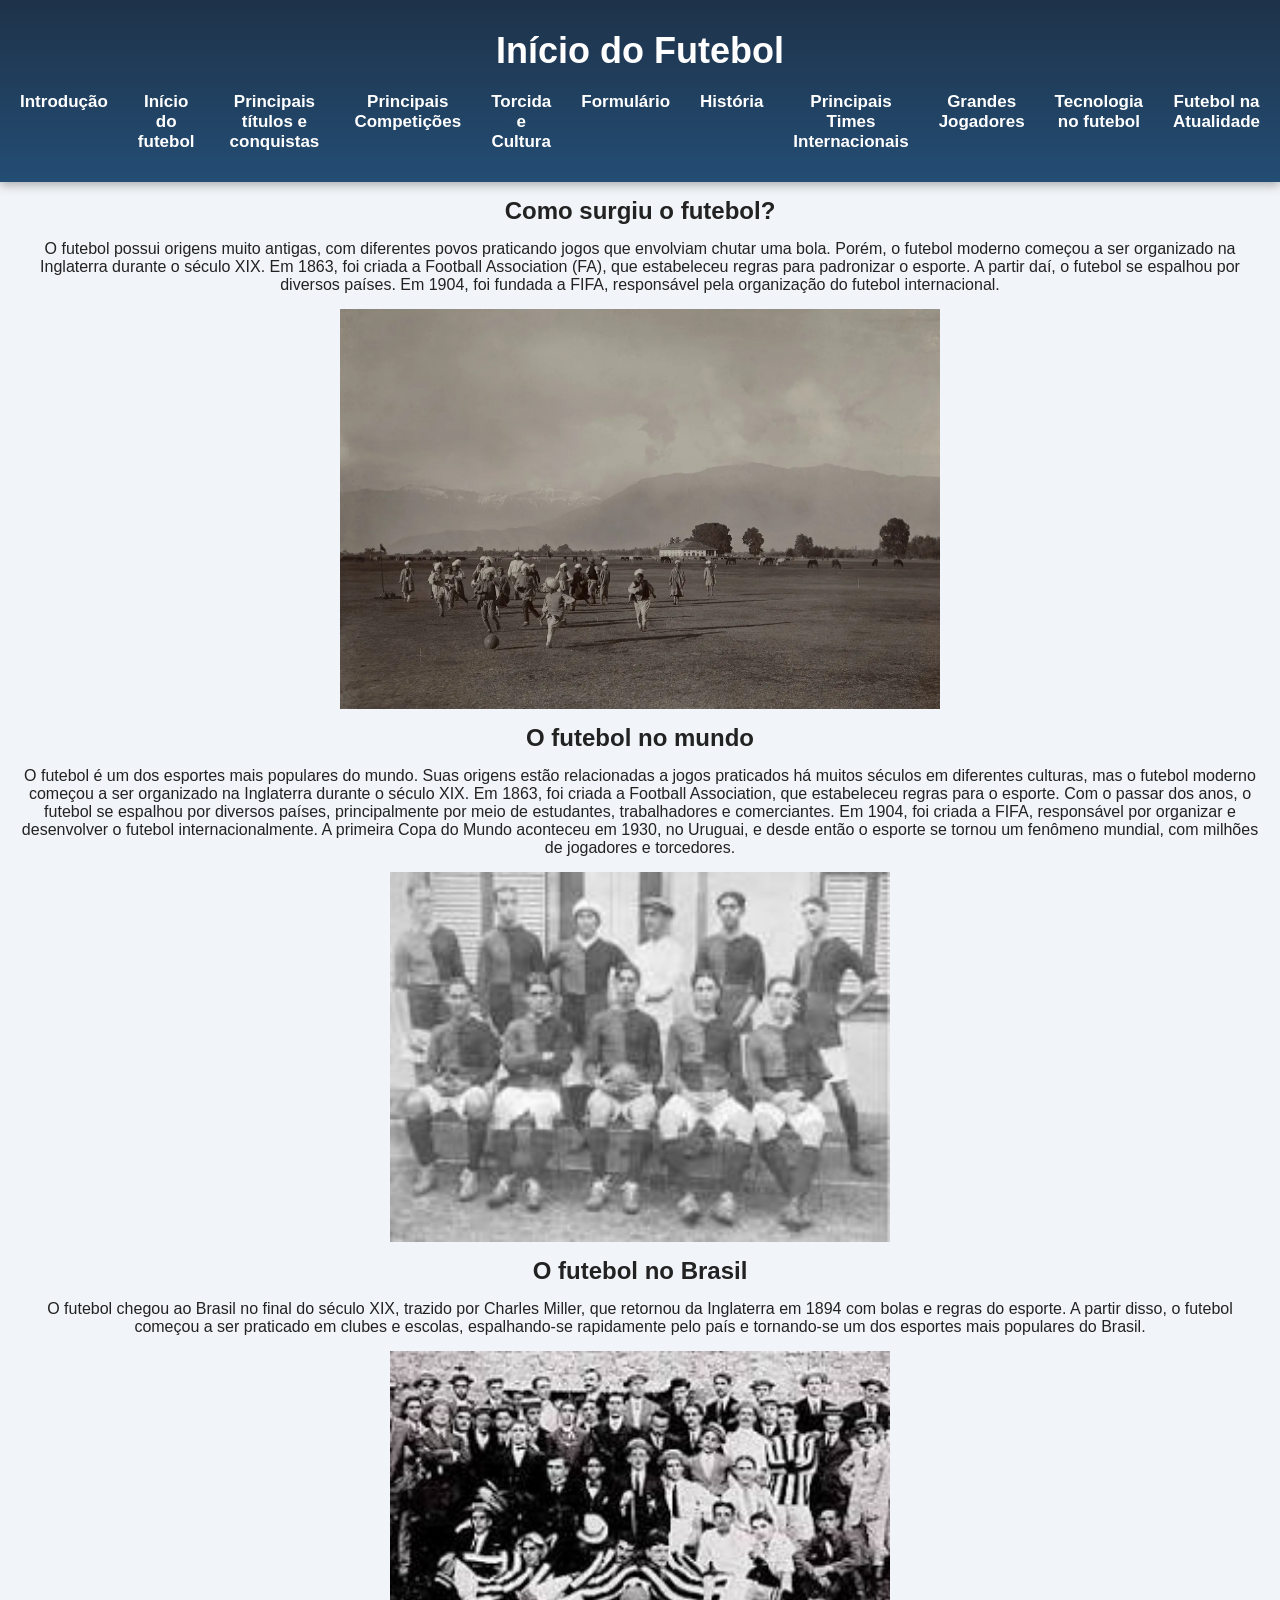
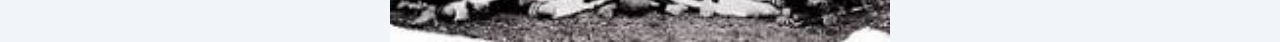
<file: index.html>
<!DOCTYPE html>
<html lang="pt-BR">

<head>
    <meta charset="UTF-8">
    <title>Início do Futebol</title>
</head>

<body>
    <link rel="stylesheet" href="css/formato.css">
    <header>
    <h1>Início do Futebol</h1>
    <nav>
        <a href="introducao.html">Introdução</a>
        <a href="index.html">Início do futebol</a>
        <a href="titulos_conquistas.html">Principais títulos e conquistas</a>
        <a href="principais_competicoes.html">Principais Competições</a>
        <a href="TorcidaeCultura.html">Torcida e Cultura</a>
        <a href="formulario.html">Formulário</a>
        <a href="historia.html">História </a>
        <a href="internacionais.html">Principais Times Internacionais</a>
        <a href="grandes-jogadores.html">Grandes Jogadores</a>
        <a href="tecnologia.html">Tecnologia no futebol</a>
        <a href="futebol_atualmente.html">Futebol na Atualidade</a> 
    </nav>
    </header>
    
    <h2>Como surgiu o futebol?</h2>

    <p>
        O futebol possui origens muito antigas, com diferentes povos praticando jogos que envolviam chutar uma bola. 
        Porém, o futebol moderno começou a ser organizado na Inglaterra durante o século XIX.

        Em 1863, foi criada a Football Association (FA), que estabeleceu regras para padronizar o esporte. 
        
        A partir daí, o futebol se espalhou por diversos países. Em 1904, foi fundada a FIFA, responsável pela organização do futebol internacional.


    </p>
    

<center>
    <img src="imagens/futebol.jpg"
        alt="Futebol"
        width="600">
</center>
    <h2>O futebol no mundo</h2>

    <p>
        O futebol é um dos esportes mais populares do mundo. Suas origens estão relacionadas a jogos praticados há muitos séculos em diferentes culturas, mas o futebol moderno começou a ser organizado na Inglaterra durante o século XIX. Em 1863, foi criada a Football Association, que estabeleceu regras para o esporte.

Com o passar dos anos, o futebol se espalhou por diversos países, principalmente por meio de estudantes, trabalhadores e comerciantes. Em 1904, foi criada a FIFA, responsável por organizar e desenvolver o futebol internacionalmente. A primeira Copa do Mundo aconteceu em 1930, no Uruguai, e desde então o esporte se tornou um fenômeno mundial, com milhões de jogadores e torcedores.
    </p>
<center>
    <img src="imagens/fut.jpg"
        alt="Futebol na Inglaterra"
        width="500">
</center>
    <h2>O futebol no Brasil</h2>

    <p>
        O futebol chegou ao Brasil no final do século XIX, trazido por Charles Miller, que retornou da Inglaterra em 1894 com bolas e regras do esporte. A partir disso, o futebol começou a ser praticado em clubes e escolas, espalhando-se rapidamente pelo país e tornando-se um dos esportes mais populares do Brasil.
    </p>
    <center>
    <img src="imagens/futbr.jpg"
        alt="Futebol no Brasil"
        width="500">
</center>
</body>

</html>
</file>
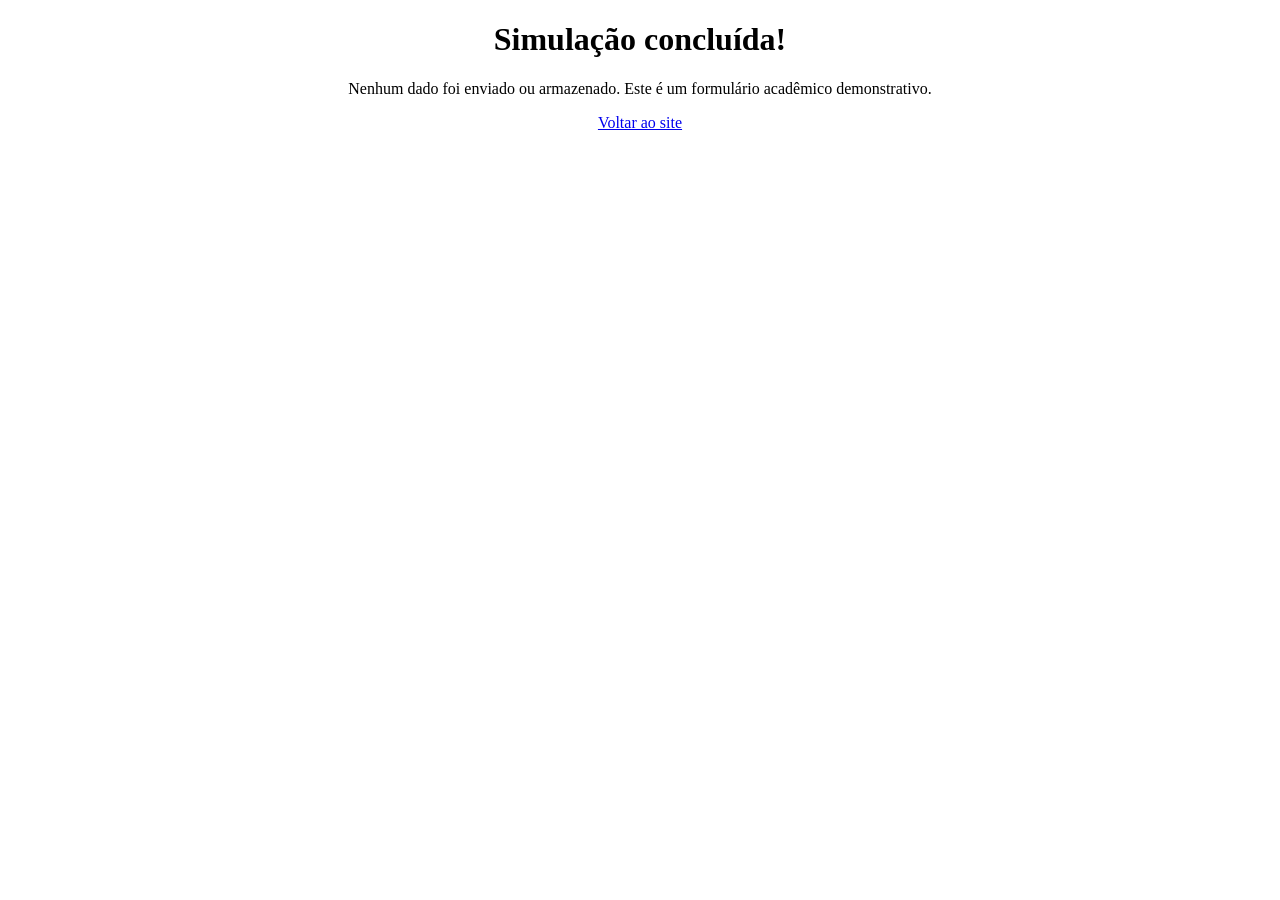
<file: confirma.html>
<!DOCTYPE html>
<html lang="pt-br">
<head>
    <meta charset="UTF-8">
    <meta name="viewport" content="width=device-width, initial-scale=1.0">
    <title>Formulário demonstrativo - Futebolísticos</title>
</head>
<body>
    <h1 style="text-align:center">Simulação concluída!</h1>
    <p style="text-align:center">Nenhum dado foi enviado ou armazenado. Este é um formulário acadêmico demonstrativo.</p>
    <p style="text-align:center"><a href="index.html">Voltar ao site</a></p>
</body>
</html>
</file>
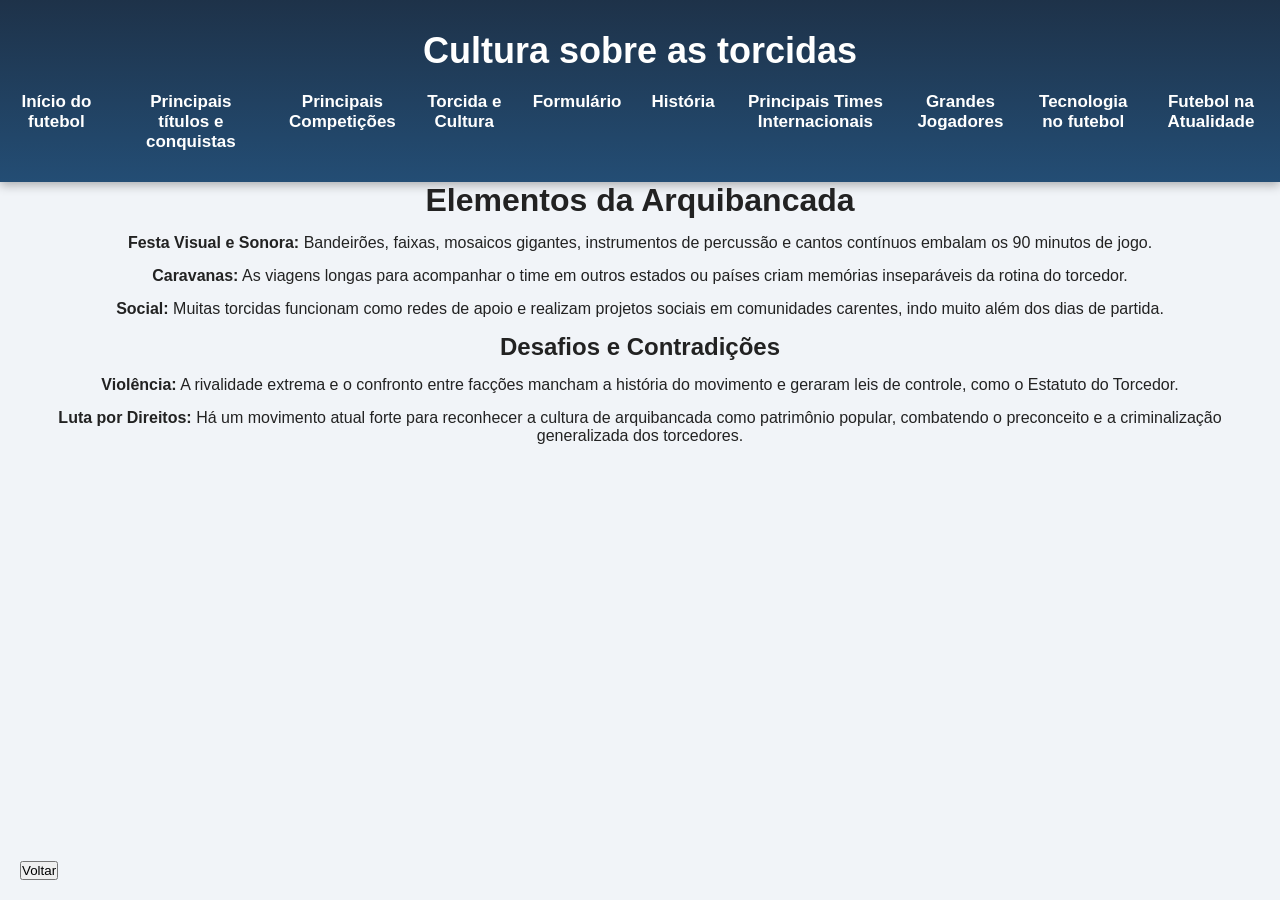
<file: Cultura.Torcida.html>
<!DOCTYPE html>
<html lang="pt-BR">
<head>
    <meta charset="UTF-8">
    <title>Torcida e Cultura</title>
</head>
<body>
<link rel="stylesheet" href="css/formato.css">
<header>
<h1 align = "center">Cultura sobre as torcidas</h1>

    <nav>
        <a href="index.html">Início do futebol</a>
        <a href="titulos_conquistas.html">Principais títulos e conquistas</a>
        <a href="principais_competicoes.html">Principais Competições</a>
        <a href="TorcidaeCultura.html">Torcida e Cultura</a>
        <a href="formulario.html">Formulário</a>
        <a href="historia.html">História </a>
        <a href="internacionais.html">Principais Times Internacionais</a>
        <a href="grandes-jogadores.html">Grandes Jogadores</a>
        <a href="tecnologia.html">Tecnologia no futebol</a>
        <a href="futebol_atualmente.html">Futebol na Atualidade</a> 
    </nav>
</header>
<h1 style="text-align: center;">Elementos da Arquibancada</h1>

<p>
<strong>Festa Visual e Sonora:</strong> Bandeirões, faixas, mosaicos gigantes, instrumentos de percussão e cantos contínuos embalam os 90 minutos de jogo.
</p>

<p>
<strong>Caravanas:</strong> As viagens longas para acompanhar o time em outros estados ou países criam memórias inseparáveis da rotina do torcedor.
</p>

<p>
<strong>Social:</strong> Muitas torcidas funcionam como redes de apoio e realizam projetos sociais em comunidades carentes, indo muito além dos dias de partida.
</p>


<h2>Desafios e Contradições</h2>

<p>
<strong>Violência:</strong> A rivalidade extrema e o confronto entre facções mancham a história do movimento e geraram leis de controle, como o Estatuto do Torcedor.
</p>

<p>
<strong>Luta por Direitos:</strong> Há um movimento atual forte para reconhecer a cultura de arquibancada como patrimônio popular, combatendo o preconceito e a criminalização generalizada dos torcedores.
</p>

<button style="position: absolute; bottom: 20px; left: 20px;"
        onclick="window.location.href='TorcidaeCultura.html'">Voltar</button>

</body>
</html>
</file>
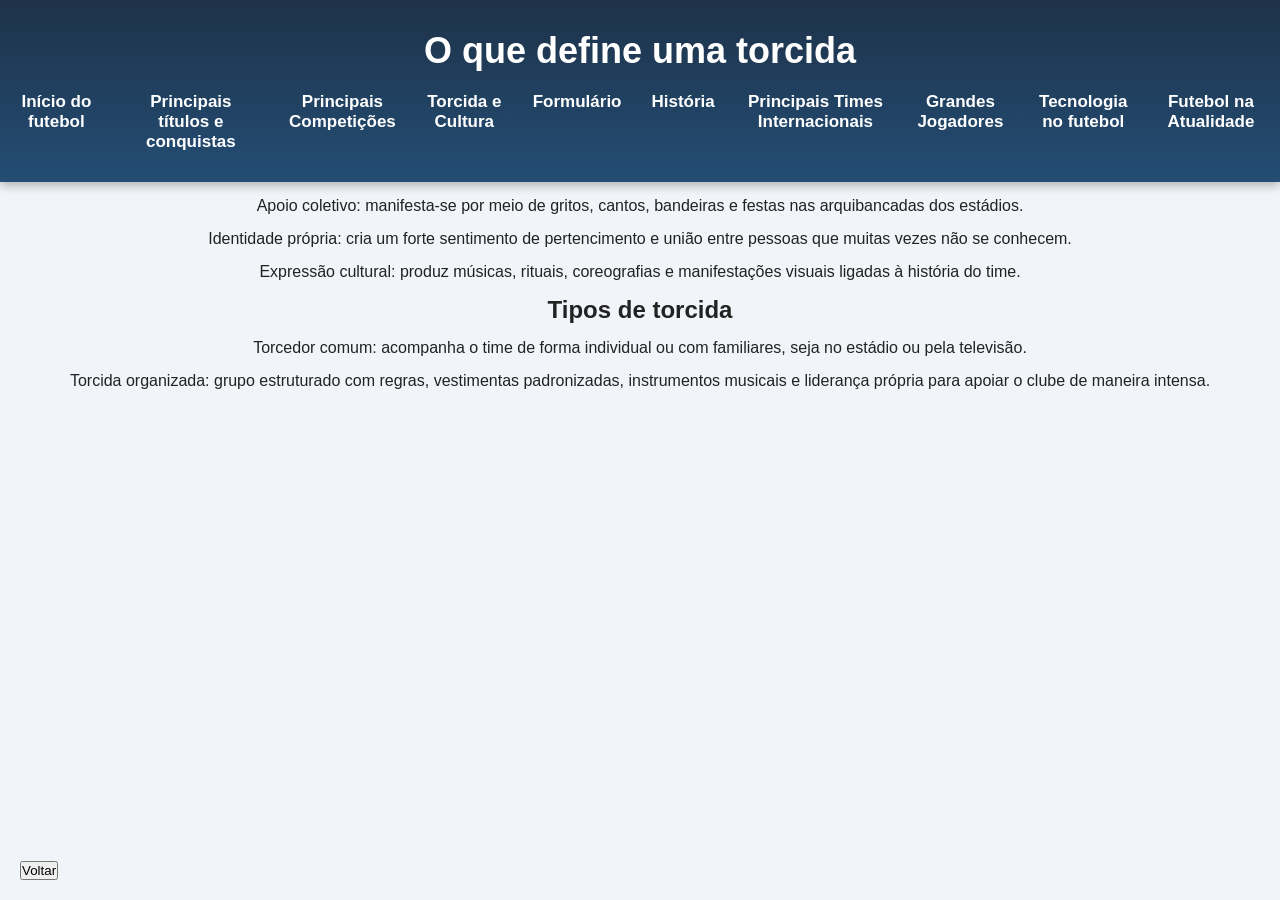
<file: explicacao.html>
<!DOCTYPE html>
<html lang="pt-BR">
<head>
    <meta charset="UTF-8">
    <title>Torcida e Cultura</title>
</head>
<body>

<link rel="stylesheet" href="css/formato.css">
<header>
<h1 align = "center">O que define uma torcida</h1>

        <nav>
        <a href="index.html">Início do futebol</a>
        <a href="titulos_conquistas.html">Principais títulos e conquistas</a>
        <a href="principais_competicoes.html">Principais Competições</a>
        <a href="TorcidaeCultura.html">Torcida e Cultura</a>
        <a href="formulario.html">Formulário</a>
        <a href="historia.html">História </a>
        <a href="internacionais.html">Principais Times Internacionais</a>
        <a href="grandes-jogadores.html">Grandes Jogadores</a>
        <a href="tecnologia.html">Tecnologia no futebol</a>
        <a href="futebol_atualmente.html">Futebol na Atualidade</a> 
    </nav>
</header>
<p>
    Apoio coletivo: manifesta-se por meio de gritos, cantos, bandeiras e festas nas arquibancadas dos estádios.
</p>

<p>
    Identidade própria: cria um forte sentimento de pertencimento e união entre pessoas que muitas vezes não se conhecem.
</p>

<p>
Expressão cultural: produz músicas, rituais, coreografias e manifestações visuais ligadas à história do time.
</p>

<h2>Tipos de torcida</h2>

<p>
Torcedor comum: acompanha o time de forma individual ou com familiares, seja no estádio ou pela televisão.
</p>

<p>
Torcida organizada: grupo estruturado com regras, vestimentas padronizadas, instrumentos musicais e liderança própria para apoiar o clube de maneira intensa.
</p>

<button style="position: absolute; bottom: 20px; left: 20px;"
        onclick="window.location.href='TorcidaeCultura.html'">Voltar</button>


</body>
</html>
</file>
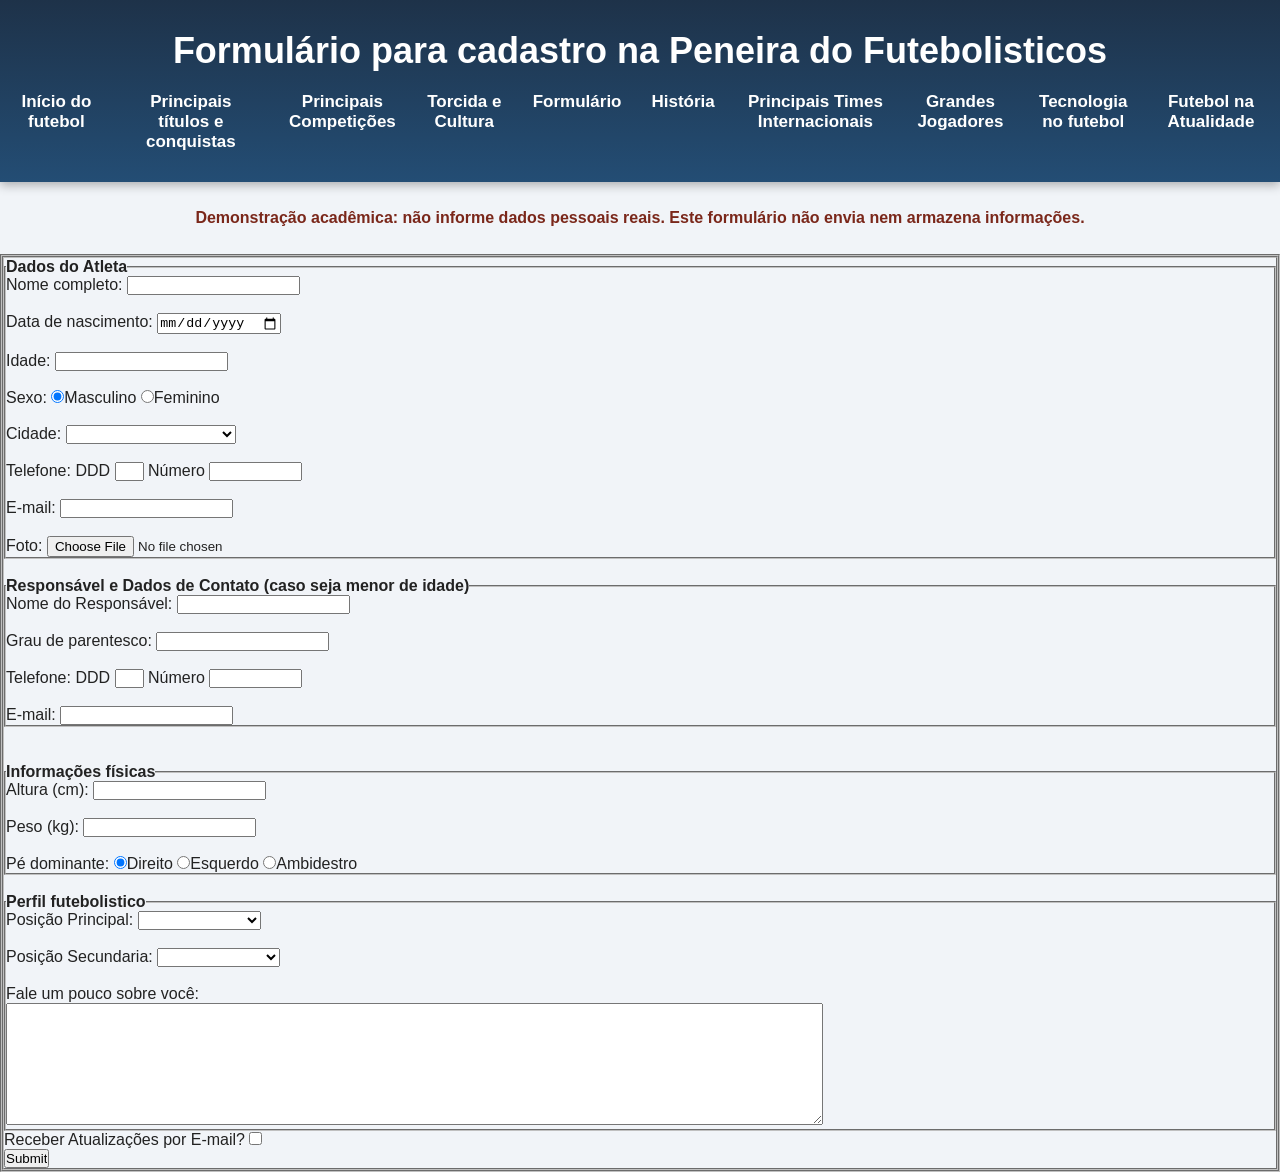
<file: formulario.html>
<!DOCTYPE html>
<html lang="pt-br">
<head>
    <meta charset="UTF-8">
    <meta name="viewport" content="width=device-width, initial-scale=1.0">
    <title>Futebolisticos.com</title>
</head>
<body>
    <link rel="stylesheet" href="css/formato.css">
    
    <header>
    <h1>Formulário para cadastro na Peneira do Futebolisticos</h1>
    <nav>
        <a href="index.html">Início do futebol</a>
        <a href="titulos_conquistas.html">Principais títulos e conquistas</a>
        <a href="principais_competicoes.html">Principais Competições</a>
        <a href="TorcidaeCultura.html">Torcida e Cultura</a>
        <a href="formulario.html">Formulário</a>
        <a href="historia.html">História </a>
        <a href="internacionais.html">Principais Times Internacionais</a>
        <a href="grandes-jogadores.html">Grandes Jogadores</a>
        <a href="tecnologia.html">Tecnologia no futebol</a>
        <a href="futebol_atualmente.html">Futebol na Atualidade</a> 
    </nav>
    </header>

    <p style="padding: 12px; color: #7a271a; font-weight: bold;">Demonstração acadêmica: não informe dados pessoais reais. Este formulário não envia nem armazena informações.</p>
    <fieldset>
        <fieldset>
    

   <fieldset>
    <legend><b>Dados do Atleta</b> </legend>
    <form action="confirma.html" onsubmit="event.preventDefault(); window.location.href = this.action;">			
        Nome completo: <input type="text" name="nomecompleto" required><br><br>
        Data de nascimento: <input type="date" name="datanascimento" required><br><br>        
        Idade: <input type="number" id="idade" name="idade" ><br><br>
        Sexo: 	<input type="radio" required name="sexo" value="M" checked>Masculino
				<input type="radio" required name="sexo" value="F">Feminino <br><br>
         <label for="tipocontrato">Cidade:</label>

        <select name="cidade" id="cidade">
        <option value="branco"></option>
        <option value="sp">São Paulo</option>
        <option value="scs">São Caetano do Sul</option>
        <option value="sbc">São Bernardo do Campo</option>
        <option value="sa">Santo André</option>
        <option value="gru">Guarulhos</option>
        <option value="oz">Osasco</option>
        <option value="maua">Mauá</option>
        <option value="taboão">Taboão da Serra</option>
        </select> <br><br>
         Telefone:
		DDD   	<input 	type="text"	name="DDD" size="2"	maxlength="2">						
		Número	<input 	type="text"	name="numero" size="10"	maxlength="9"><br><br>
      <label for="email">E-mail: </label>
        <input type="email" id="email" name="email" required><br><br>
        Foto:	<input 	type="file"	name="foto" size="40"><br>
    </fieldset>

        <br>
        
        <fieldset>
            <legend><b>Responsável e Dados de Contato (caso seja menor de idade)</b></legend>

        Nome do Responsável: <input type="text" name="parentesco" ><br><br>
        Grau de parentesco: <input type="text" name="parentesco" ><br><br>
        Telefone:
		DDD   	<input 	type="text"	name="DDD" size="2"	maxlength="2">						
		Número	<input 	type="text"	name="numero" size="10"	maxlength="9"><br><br>
        <label for="email">E-mail: </label>
        <input type="email" id="email" name="email"><br>

        </fieldset>
        <br><br>
        <fieldset>
            <legend><b>Informações físicas</b></legend>
       
        <label for="tipocontrato">Altura (cm):</label>
            <input type="number" id="altura" name="altura"><br><br>
        <label for="tipocontrato">Peso (kg):</label>
            <input type="number" id="peso" name="peso"><br><br>

        Pé dominante: 	<input type="radio" required name="dominante" value="D" checked>Direito
				<input type="radio" required name="dominante" value="E">Esquerdo 
                <input type="radio" required name="dominante" value="AD">Ambidestro<br>

        </fieldset>
        <br>
        <fieldset>
            <legend><b>Perfil futebolistico</b></legend>

             <label for="posicaop">Posição Principal:</label>

        <select name="posicaop" id="posicaop">
        <option value="branco"></option>
        <option value="gol">Goleiro</option>
        <option value="zag">Zagueiro</option>
        <option value="late">Lateral-esquerdo</option>
        <option value="latd">Lateral-direito</option>
        <option value="vol">Volante</option>
        <option value="meia">Meia</option>
        <option value="ponta">Ponta</option>
        <option value="ata">Atacante</option>
        </select> <br><br>

         <label for="posicaos">Posição Secundaria:</label>

        <select name="posicaos" id="posicaos">
        <option value="branco"></option>
        <option value="gol">Goleiro</option>
        <option value="zag">Zagueiro</option>
        <option value="late">Lateral-esquerdo</option>
        <option value="latd">Lateral-direito</option>
        <option value="vol">Volante</option>
        <option value="meia">Meia</option>
        <option value="ponta">Ponta</option>
        <option value="ata">Atacante</option>
        </select> <br><br>


                
        <!--Usado textarea para aumentar o tamanho da caixinha de texto.-->
        <label for="descricao">Fale um pouco sobre você:</label> <br>
        <textarea id="descricao" name="descricao" rows="8" cols="100"></textarea required> <br>
        

        </fieldset>

    
        Receber Atualizações por E-mail? 
        <input type="checkbox" name="atualiza"> <br>
        
        <input type="submit">
        </fieldset>
    </form>
</body>
</html>
</file>
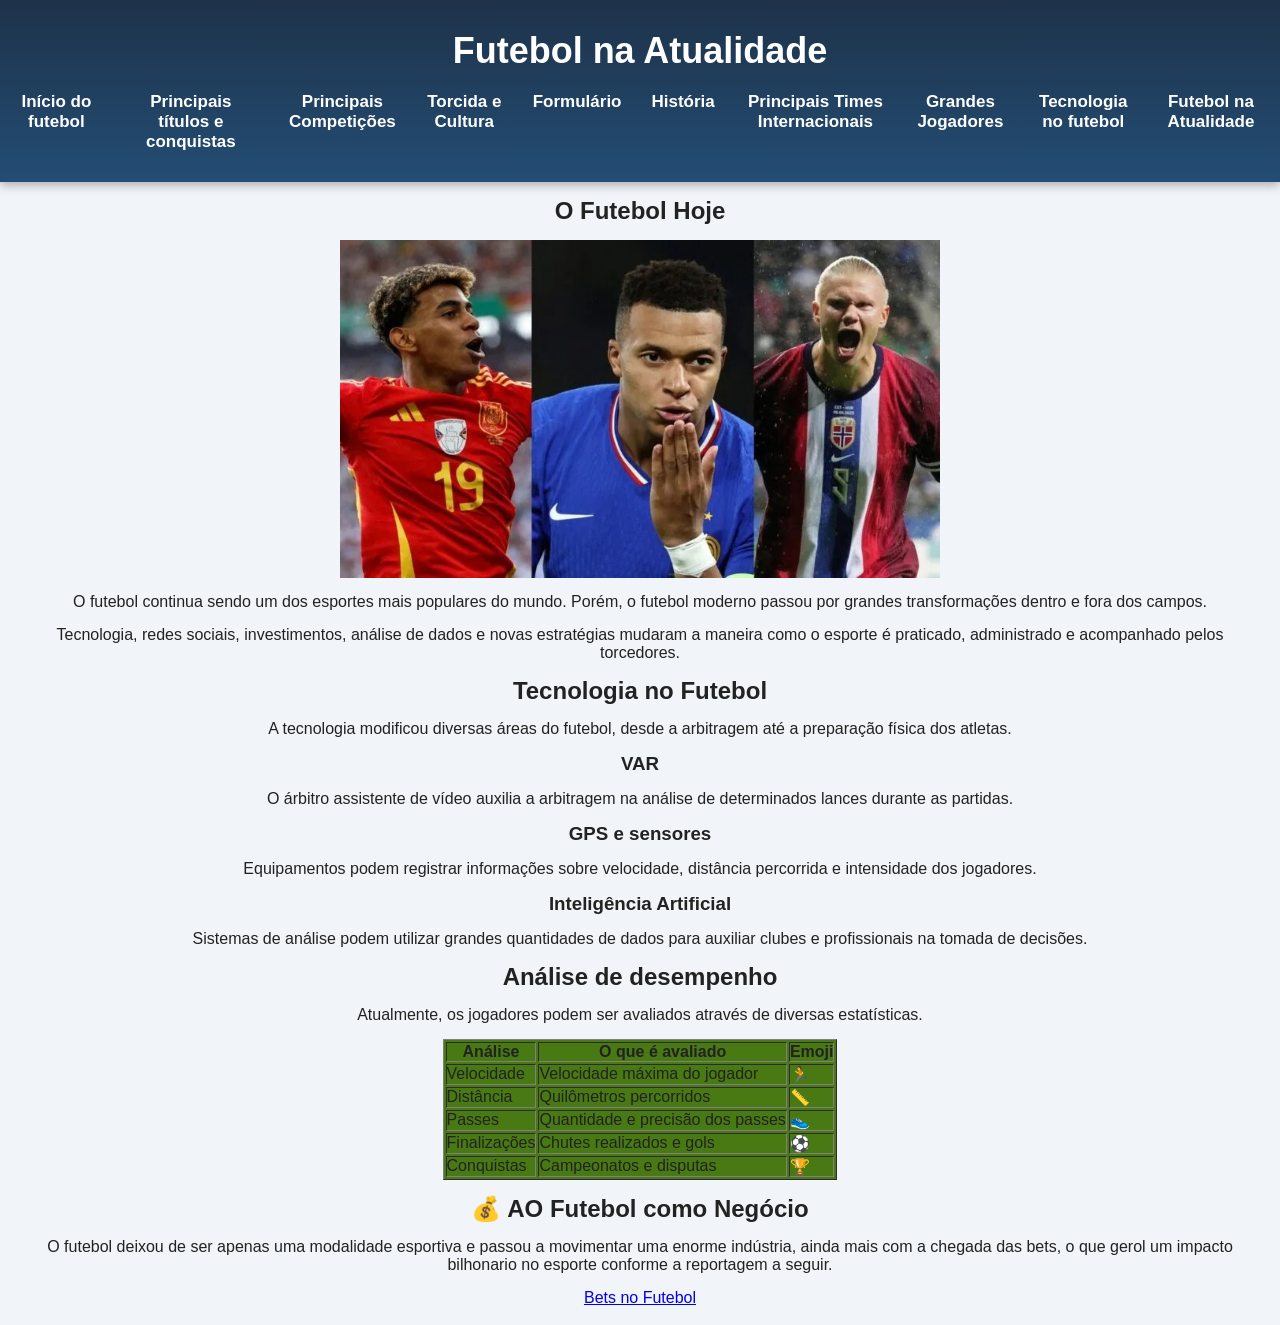
<file: futebol_atualmente.html>
<!DOCTYPE html>
<html lang="pt-BR">

<head>
    <meta charset="UTF-8">
    <meta name="viewport" content="width=device-width, initial-scale=1.0">
<center>
    <title>Futebol na Atualidade</title>
</head>
<body>
    <link rel="stylesheet" href="css/formato.css">
    <header>
        <h1>Futebol na Atualidade</h1>
        <nav>
        <a href="index.html">Início do futebol</a>
        <a href="titulos_conquistas.html">Principais títulos e conquistas</a>
        <a href="principais_competicoes.html">Principais Competições</a>
        <a href="TorcidaeCultura.html">Torcida e Cultura</a>
        <a href="formulario.html">Formulário</a>
        <a href="historia.html">História </a>
        <a href="internacionais.html">Principais Times Internacionais</a>
        <a href="grandes-jogadores.html">Grandes Jogadores</a>
        <a href="tecnologia.html">Tecnologia no futebol</a>
        <a href="futebol_atualmente.html">Futebol na Atualidade</a> 
    </nav>
    </header>

        <main>
        <section>
            <h2>O Futebol Hoje</h2>
            
            <img src="imagens/novos_jogadores.jpeg" alt="Três jogadores de futebol da nova geração" width="600">
            <p>
                O futebol continua sendo um dos esportes mais populares
                do mundo. Porém, o futebol moderno passou por grandes
                transformações dentro e fora dos campos.
            </p>
            <p>
                Tecnologia, redes sociais, investimentos, análise de dados
                e novas estratégias mudaram a maneira como o esporte é
                praticado, administrado e acompanhado pelos torcedores.
            </p>
        </section>
        <section id="tecnologia">
            <h2>Tecnologia no Futebol</h2>
            <p>
                A tecnologia modificou diversas áreas do futebol,
                desde a arbitragem até a preparação física dos atletas.
            </p>
            <article>
                <h3>VAR</h3>
                <p>
                    O árbitro assistente de vídeo auxilia a arbitragem
                    na análise de determinados lances durante as partidas.
                </p>
            </article>
            <article>
                <h3>GPS e sensores</h3>
                <p>
                    Equipamentos podem registrar informações sobre
                    velocidade, distância percorrida e intensidade
                    dos jogadores.
                </p>
            </article>
            <article>
                <h3>Inteligência Artificial</h3>
                <p>
                    Sistemas de análise podem utilizar grandes quantidades
                    de dados para auxiliar clubes e profissionais na
                    tomada de decisões.
                </p>
            </article>
        </section>
        <section>
            <h2>Análise de desempenho</h2>
            <p>
                Atualmente, os jogadores podem ser avaliados através
                de diversas estatísticas.
            </p>
            <table border="1" bgcolor="49,79,13">
                <thead>
                    <tr>
                        <th>Análise</th>
                        <th>O que é avaliado</th>
                        <th>Emoji</th>
                    </tr>
                </thead>
                <tbody>
                    <tr>
                        <td>Velocidade</td>
                        <td>Velocidade máxima do jogador</td>
                        <td>🏃</td>
                    </tr>
                    <tr>
                        <td>Distância</td>
                        <td>Quilômetros percorridos</td>
                        <td>📏</td>
                    </tr>
                    <tr>
                        <td>Passes</td>
                        <td>Quantidade e precisão dos passes</td>
                        <td>👟</td>
                    </tr>
                    <tr>
                        <td>Finalizações</td>
                        <td>Chutes realizados e gols</td>
                        <td>⚽</td>
                    </tr>
                    <tr>
                        <td>Conquistas</td>
                        <td>Campeonatos e disputas</td>
                        <td>🏆</td>
                    </tr>
                </tbody>
            </table>
        </section>
        <section id="mercado">

            <h2>💰 AO Futebol como Negócio</h2>
            <p>
                O futebol deixou de ser apenas uma modalidade esportiva e passou a movimentar uma enorme indústria, ainda mais com a chegada das bets, 
                o que gerol um impacto bilhonario no esporte conforme a reportagem a seguir.
            </p>
            <a href="https://g1.globo.com/economia/noticia/2026/09/25/bets-pagaram-r-11-bilhao-aos-maiores-clubes-de-futebol-em-2025-veja-o-impacto-da-proibicao.ghtml" target="bets no futebol">Bets no Futebol </a>
        </section>
        </main>
        </center>
        <br>
   </body>
</html>
</file>
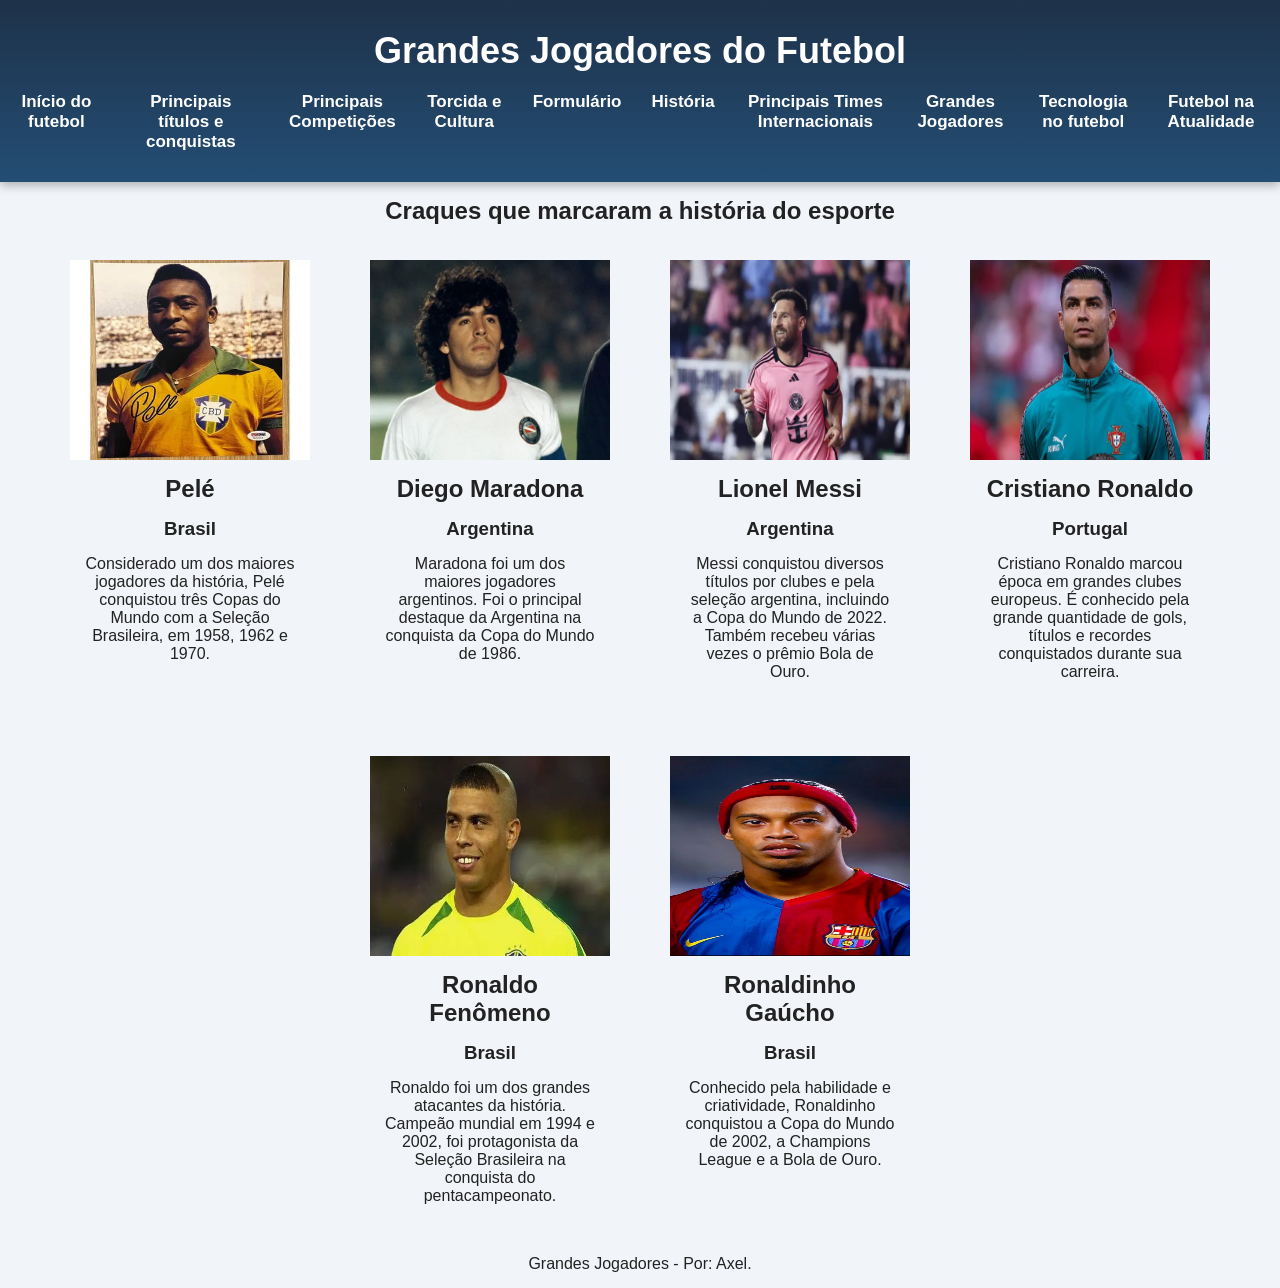
<file: grandes-jogadores.html>
<!DOCTYPE html>
<html lang="pt-BR">
<head>
    <meta charset="UTF-8">
    <meta name="viewport" content="width=device-width, initial-scale=1.0">

    <title>Grandes Jogadores do Futebol</title>
    
    <style>
        body {
            font-family: Arial, sans-serif;
            margin: 0;
        }
        header {
            background-color: #white;
            color: black;
            text-align: center;
            padding: 30px;
        }
        .jogadores {
            display: flex;
            flex-wrap: wrap;
            justify-content: center;
            gap: 20px;
        }
        .jogador {
            width: 280px;
            padding: 20px;
        }
        .jogador img {
            width: 100%;
            height: 200px;
        }
        footer {
            text-align: center;
        }
    </style>
</head>

<body>
    <link rel="stylesheet" href="css/formato.css">
    <header>
        <h1>Grandes Jogadores do Futebol</h1>

        <nav>
        <a href="index.html">Início do futebol</a>
        <a href="titulos_conquistas.html">Principais títulos e conquistas</a>
        <a href="principais_competicoes.html">Principais Competições</a>
        <a href="TorcidaeCultura.html">Torcida e Cultura</a>
        <a href="formulario.html">Formulário</a>
        <a href="historia.html">História </a>
        <a href="internacionais.html">Principais Times Internacionais</a>
        <a href="grandes-jogadores.html">Grandes Jogadores</a>
        <a href="tecnologia.html">Tecnologia no futebol</a>
        <a href="futebol_atualmente.html">Futebol na Atualidade</a> 
    </nav>
    </header>
    <h2>Craques que marcaram a história do esporte</h2>
    <main>
        <section class="jogadores">

            <div class="jogador">
                <img src="imagens/pele.webp" alt="Pelé">

                <h2>Pelé</h2>
                <h3>Brasil</h3>

                <p>
                    Considerado um dos maiores jogadores da história,
                    Pelé conquistou três Copas do Mundo com a Seleção Brasileira,
                    em 1958, 1962 e 1970.
                </p>
            </div>

            <div class="jogador">
                <img src="imagens/maradona.webp" alt="Diego Maradona">

                <h2>Diego Maradona</h2>
                <h3>Argentina</h3>

                <p>
                    Maradona foi um dos maiores jogadores argentinos.
                    Foi o principal destaque da Argentina na conquista
                    da Copa do Mundo de 1986.
                </p>
            </div>

            <div class="jogador">
                <img src="imagens/messi.webp" alt="Lionel Messi">

                <h2>Lionel Messi</h2>
                <h3>Argentina</h3>

                <p>
                    Messi conquistou diversos títulos por clubes e pela
                    seleção argentina, incluindo a Copa do Mundo de 2022.
                    Também recebeu várias vezes o prêmio Bola de Ouro.
                </p>
            </div>

            <div class="jogador">
                <img src="imagens/cristiano-ronaldo.webp" alt="Cristiano Ronaldo">

                <h2>Cristiano Ronaldo</h2>
                <h3>Portugal</h3>

                <p>
                    Cristiano Ronaldo marcou época em grandes clubes europeus.
                    É conhecido pela grande quantidade de gols, títulos
                    e recordes conquistados durante sua carreira.
                </p>
            </div>

            <div class="jogador">
                <img src="imagens/ronaldo.webp" alt="Ronaldo Fenômeno">

                <h2>Ronaldo Fenômeno</h2>
                <h3>Brasil</h3>

                <p>
                    Ronaldo foi um dos grandes atacantes da história.
                    Campeão mundial em 1994 e 2002, foi protagonista
                    da Seleção Brasileira na conquista do pentacampeonato.
                </p>
            </div>

            <div class="jogador">
                <img src="imagens/ronaldinho.webp" alt="Ronaldinho Gaúcho">

                <h2>Ronaldinho Gaúcho</h2>
                <h3>Brasil</h3>

                <p>
                    Conhecido pela habilidade e criatividade,
                    Ronaldinho conquistou a Copa do Mundo de 2002,
                    a Champions League e a Bola de Ouro.
                </p>
            </div>

        </section>

    </main>

    <footer>
        <p>Grandes Jogadores - Por: Axel.</p>
    </footer>

</body>
</html>
</file>
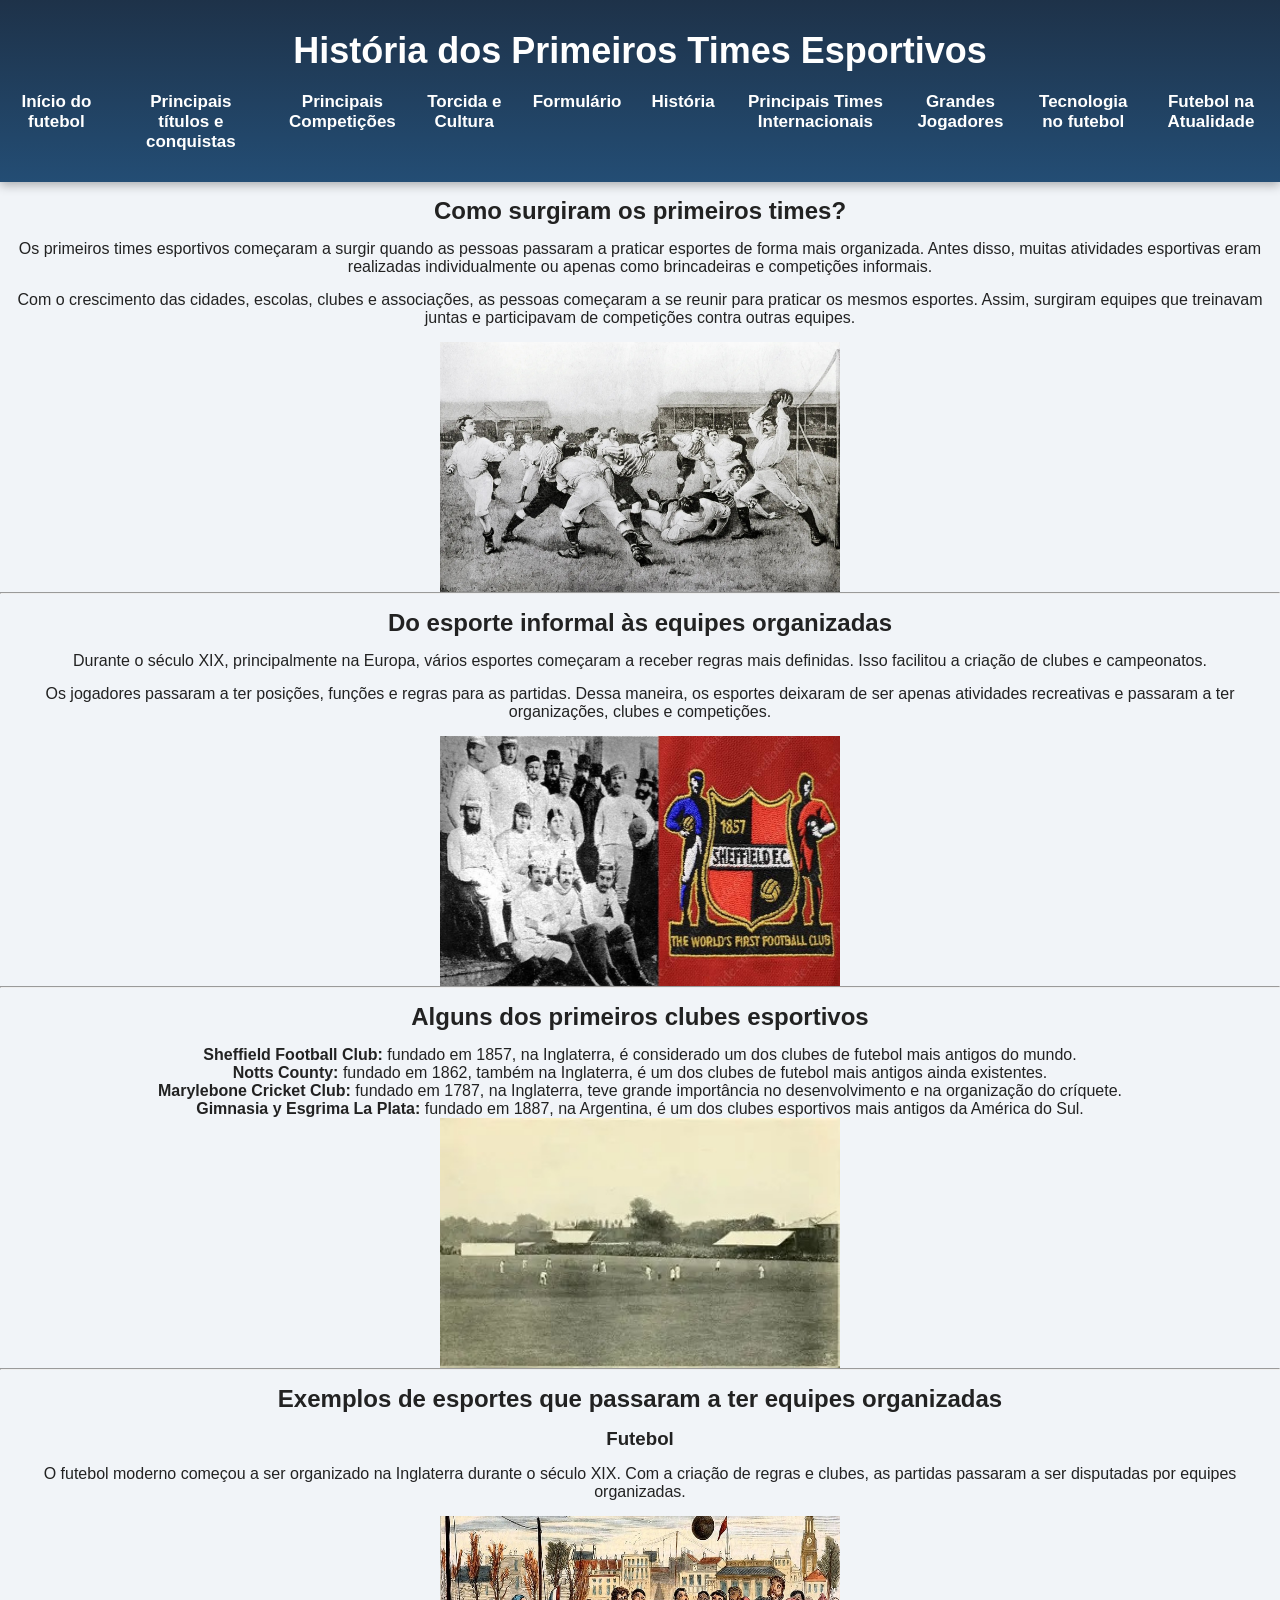
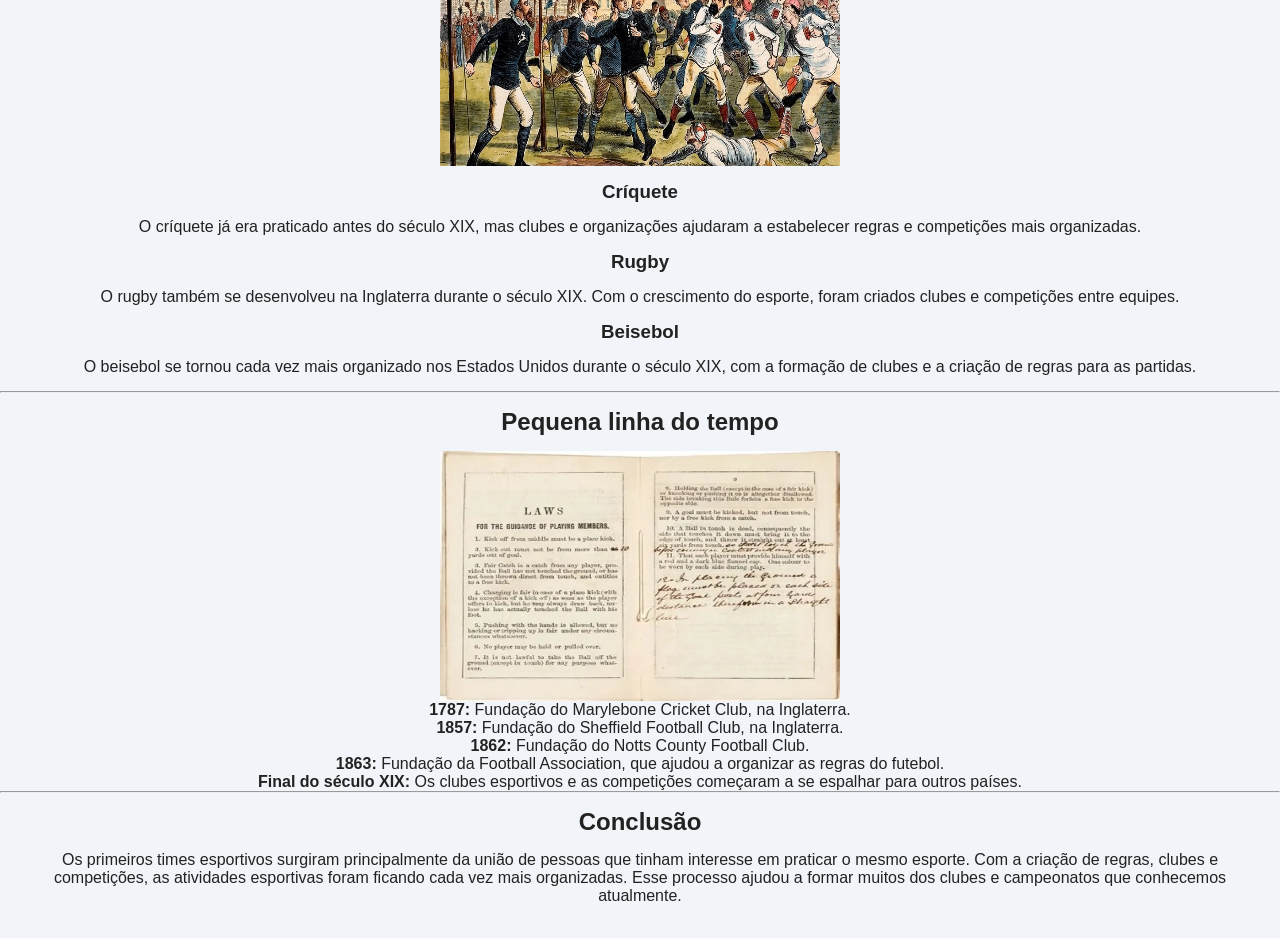
<file: historia.html>
<!DOCTYPE html>
<html>
<head>
    <meta charset="UTF-8">
    <title>História dos Primeiros Times Esportivos</title>
</head>

<body>
    <link rel="stylesheet" href="css/formato.css">
    <header>
    <h1 align = "center">História dos Primeiros Times Esportivos</h1>

        <nav>
        <a href="index.html">Início do futebol</a>
        <a href="titulos_conquistas.html">Principais títulos e conquistas</a>
        <a href="principais_competicoes.html">Principais Competições</a>
        <a href="TorcidaeCultura.html">Torcida e Cultura</a>
        <a href="formulario.html">Formulário</a>
        <a href="historia.html">História </a>
        <a href="internacionais.html">Principais Times Internacionais</a>
        <a href="grandes-jogadores.html">Grandes Jogadores</a>
        <a href="tecnologia.html">Tecnologia no futebol</a>
        <a href="futebol_atualmente.html">Futebol na Atualidade</a> 
    </nav>
    </header>
    <h2>Como surgiram os primeiros times?</h2>

    <p>
        Os primeiros times esportivos começaram a surgir quando as pessoas passaram
        a praticar esportes de forma mais organizada. Antes disso, muitas atividades
        esportivas eram realizadas individualmente ou apenas como brincadeiras e
        competições informais.
    </p>

    <p>
        Com o crescimento das cidades, escolas, clubes e associações, as pessoas
        começaram a se reunir para praticar os mesmos esportes. Assim, surgiram
        equipes que treinavam juntas e participavam de competições contra outras
        equipes.
    </p>

    <img src="imagens/Imagem histórica de pessoas praticando esportes no século XIX.jpg"
         alt="Pessoas praticando esportes no século XIX"
          width="400"
         height="250">

    <hr>

    <h2>Do esporte informal às equipes organizadas</h2>

    <p>
        Durante o século XIX, principalmente na Europa, vários esportes começaram
        a receber regras mais definidas. Isso facilitou a criação de clubes e
        campeonatos.
    </p>

    <p>
        Os jogadores passaram a ter posições, funções e regras para as partidas.
        Dessa maneira, os esportes deixaram de ser apenas atividades recreativas
        e passaram a ter organizações, clubes e competições.
    </p>

    <img src="imagens/Primeiro time de futebol Sheffield FC 1857.jpg"
         alt="Primeiro time do Sheffield FC"
          width="400"
         height="250">

    <hr>

    <h2>Alguns dos primeiros clubes esportivos</h2>

    <ul>
        <li>
            <b>Sheffield Football Club:</b> fundado em 1857, na Inglaterra,
            é considerado um dos clubes de futebol mais antigos do mundo.
        </li>

        <li>
            <b>Notts County:</b> fundado em 1862, também na Inglaterra,
            é um dos clubes de futebol mais antigos ainda existentes.
        </li>

        <li>
            <b>Marylebone Cricket Club:</b> fundado em 1787, na Inglaterra,
            teve grande importância no desenvolvimento e na organização do críquete.
        </li>

        <li>
            <b>Gimnasia y Esgrima La Plata:</b> fundado em 1887, na Argentina,
            é um dos clubes esportivos mais antigos da América do Sul.
        </li>
    </ul>

    <img src="imagens/Marylebone Cricket Club MCC antigo.jpg"
         alt="Marylebone Cricket Club"
          width="400"
         height="250">

    <hr>

    <h2>Exemplos de esportes que passaram a ter equipes organizadas</h2>

    <h3>Futebol</h3>

    <p>
        O futebol moderno começou a ser organizado na Inglaterra durante o século XIX.
        Com a criação de regras e clubes, as partidas passaram a ser disputadas por
        equipes organizadas.
    </p>

    <img src="imagens/Futebol na Inglaterra no século XIX.jpg"
         alt="Futebol na Inglaterra no século XIX"
          width="400"
         height="250">

    <h3>Críquete</h3>

    <p>
        O críquete já era praticado antes do século XIX, mas clubes e organizações
        ajudaram a estabelecer regras e competições mais organizadas.
    </p>

    <h3>Rugby</h3>

    <p>
        O rugby também se desenvolveu na Inglaterra durante o século XIX. Com o
        crescimento do esporte, foram criados clubes e competições entre equipes.
    </p>

    <h3>Beisebol</h3>

    <p>
        O beisebol se tornou cada vez mais organizado nos Estados Unidos durante
        o século XIX, com a formação de clubes e a criação de regras para as partidas.
    </p>

    <hr>

    <h2>Pequena linha do tempo</h2>

    <img src="imagens/Documento das regras do Sheffield Football Club de 1859.jpg"
         alt="Regras do Sheffield Football Club de 1859"
         width="400"
         height="250">

    <ul>
        <li><b>1787:</b> Fundação do Marylebone Cricket Club, na Inglaterra.</li>

        <li><b>1857:</b> Fundação do Sheffield Football Club, na Inglaterra.</li>

        <li><b>1862:</b> Fundação do Notts County Football Club.</li>

        <li><b>1863:</b> Fundação da Football Association, que ajudou a organizar
        as regras do futebol.</li>

        <li><b>Final do século XIX:</b> Os clubes esportivos e as competições
        começaram a se espalhar para outros países.</li>
    </ul>

    <hr>

    <h2>Conclusão</h2>

    <p>
        Os primeiros times esportivos surgiram principalmente da união de pessoas
        que tinham interesse em praticar o mesmo esporte. Com a criação de regras,
        clubes e competições, as atividades esportivas foram ficando cada vez mais
        organizadas. Esse processo ajudou a formar muitos dos clubes e campeonatos
        que conhecemos atualmente.
    </p>
<br>
</body>
</html>
</file>
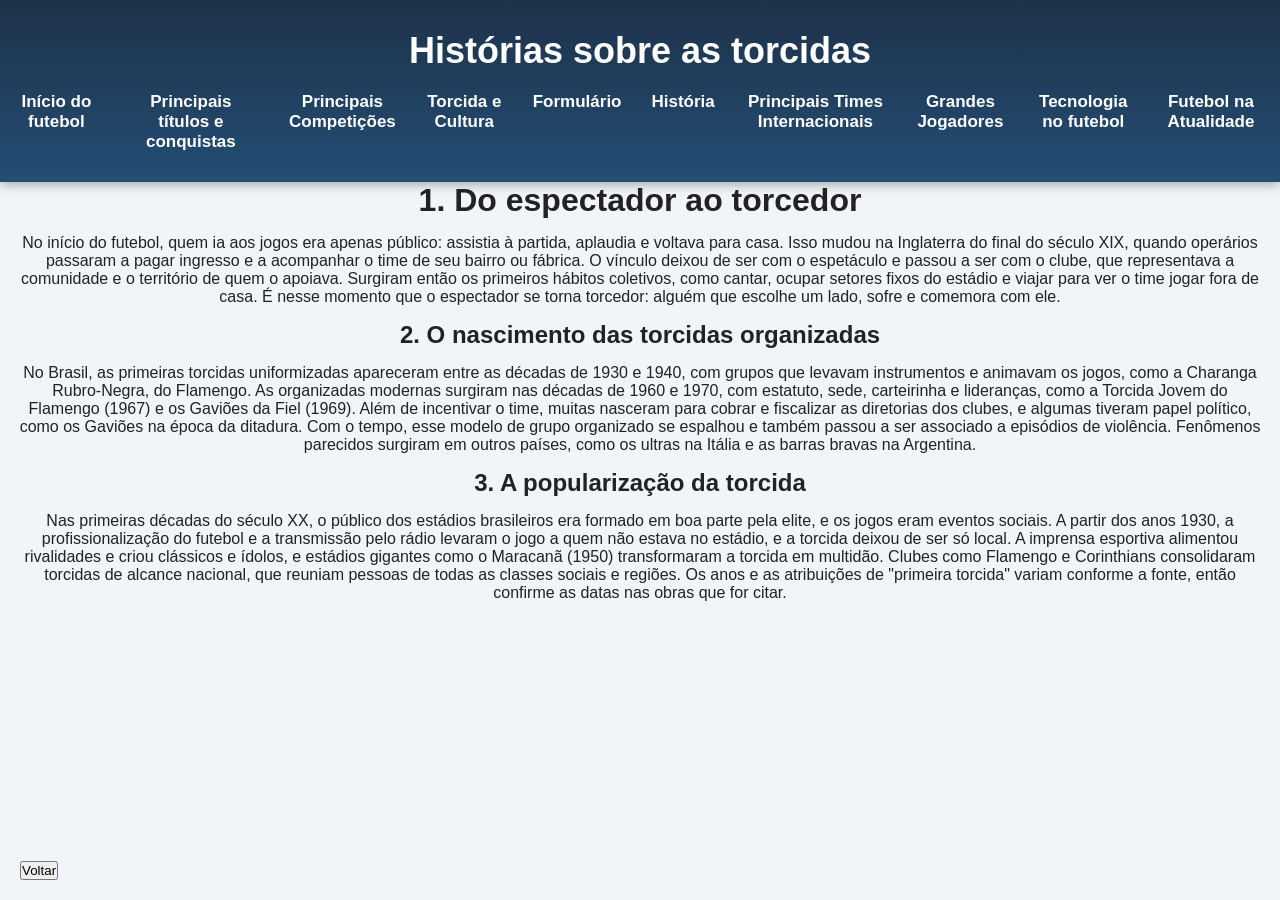
<file: historia_torcida.html>
<!DOCTYPE html>
<html lang="pt-BR">
<head>
    <meta charset="UTF-8">
    <title>Torcida e Cultura</title>
</head>
<body>
<link rel="stylesheet" href="css/formato.css">
<header>
<h1 align = "center">Histórias sobre as torcidas</h1>

        <nav>
        <a href="index.html">Início do futebol</a>
        <a href="titulos_conquistas.html">Principais títulos e conquistas</a>
        <a href="principais_competicoes.html">Principais Competições</a>
        <a href="TorcidaeCultura.html">Torcida e Cultura</a>
        <a href="formulario.html">Formulário</a>
        <a href="historia.html">História </a>
        <a href="internacionais.html">Principais Times Internacionais</a>
        <a href="grandes-jogadores.html">Grandes Jogadores</a>
        <a href="tecnologia.html">Tecnologia no futebol</a>
        <a href="futebol_atualmente.html">Futebol na Atualidade</a> 
    </nav>
</header>
<h1 style="text-align: center;">1. Do espectador ao torcedor</h1>

<p>
No início do futebol, quem ia aos jogos era apenas público: assistia à partida, aplaudia e voltava para casa. Isso mudou na Inglaterra do final do século XIX, quando operários passaram a pagar ingresso e a acompanhar o time de seu bairro ou fábrica. O vínculo deixou de ser com o espetáculo e passou a ser com o clube, que representava a comunidade e o território de quem o apoiava. Surgiram então os primeiros hábitos coletivos, como cantar, ocupar setores fixos do estádio e viajar para ver o time jogar fora de casa. É nesse momento que o espectador se torna torcedor: alguém que escolhe um lado, sofre e comemora com ele.
</p>


<h2>2. O nascimento das torcidas organizadas</h2>

<p>
No Brasil, as primeiras torcidas uniformizadas apareceram entre as décadas de 1930 e 1940, com grupos que levavam instrumentos e animavam os jogos, como a Charanga Rubro-Negra, do Flamengo. As organizadas modernas surgiram nas décadas de 1960 e 1970, com estatuto, sede, carteirinha e lideranças, como a Torcida Jovem do Flamengo (1967) e os Gaviões da Fiel (1969). Além de incentivar o time, muitas nasceram para cobrar e fiscalizar as diretorias dos clubes, e algumas tiveram papel político, como os Gaviões na época da ditadura. Com o tempo, esse modelo de grupo organizado se espalhou e também passou a ser associado a episódios de violência. Fenômenos parecidos surgiram em outros países, como os ultras na Itália e as barras bravas na Argentina.
</p>


<h2>3. A popularização da torcida</h2>

<p>
Nas primeiras décadas do século XX, o público dos estádios brasileiros era formado em boa parte pela elite, e os jogos eram eventos sociais. A partir dos anos 1930, a profissionalização do futebol e a transmissão pelo rádio levaram o jogo a quem não estava no estádio, e a torcida deixou de ser só local. A imprensa esportiva alimentou rivalidades e criou clássicos e ídolos, e estádios gigantes como o Maracanã (1950) transformaram a torcida em multidão. Clubes como Flamengo e Corinthians consolidaram torcidas de alcance nacional, que reuniam pessoas de todas as classes sociais e regiões.

Os anos e as atribuições de "primeira torcida" variam conforme a fonte, então confirme as datas nas obras que for citar.
</p>

<button style="position: absolute; bottom: 20px; left: 20px;"
        onclick="window.location.href='TorcidaeCultura.html'">Voltar</button>

</body>
</html>
</file>
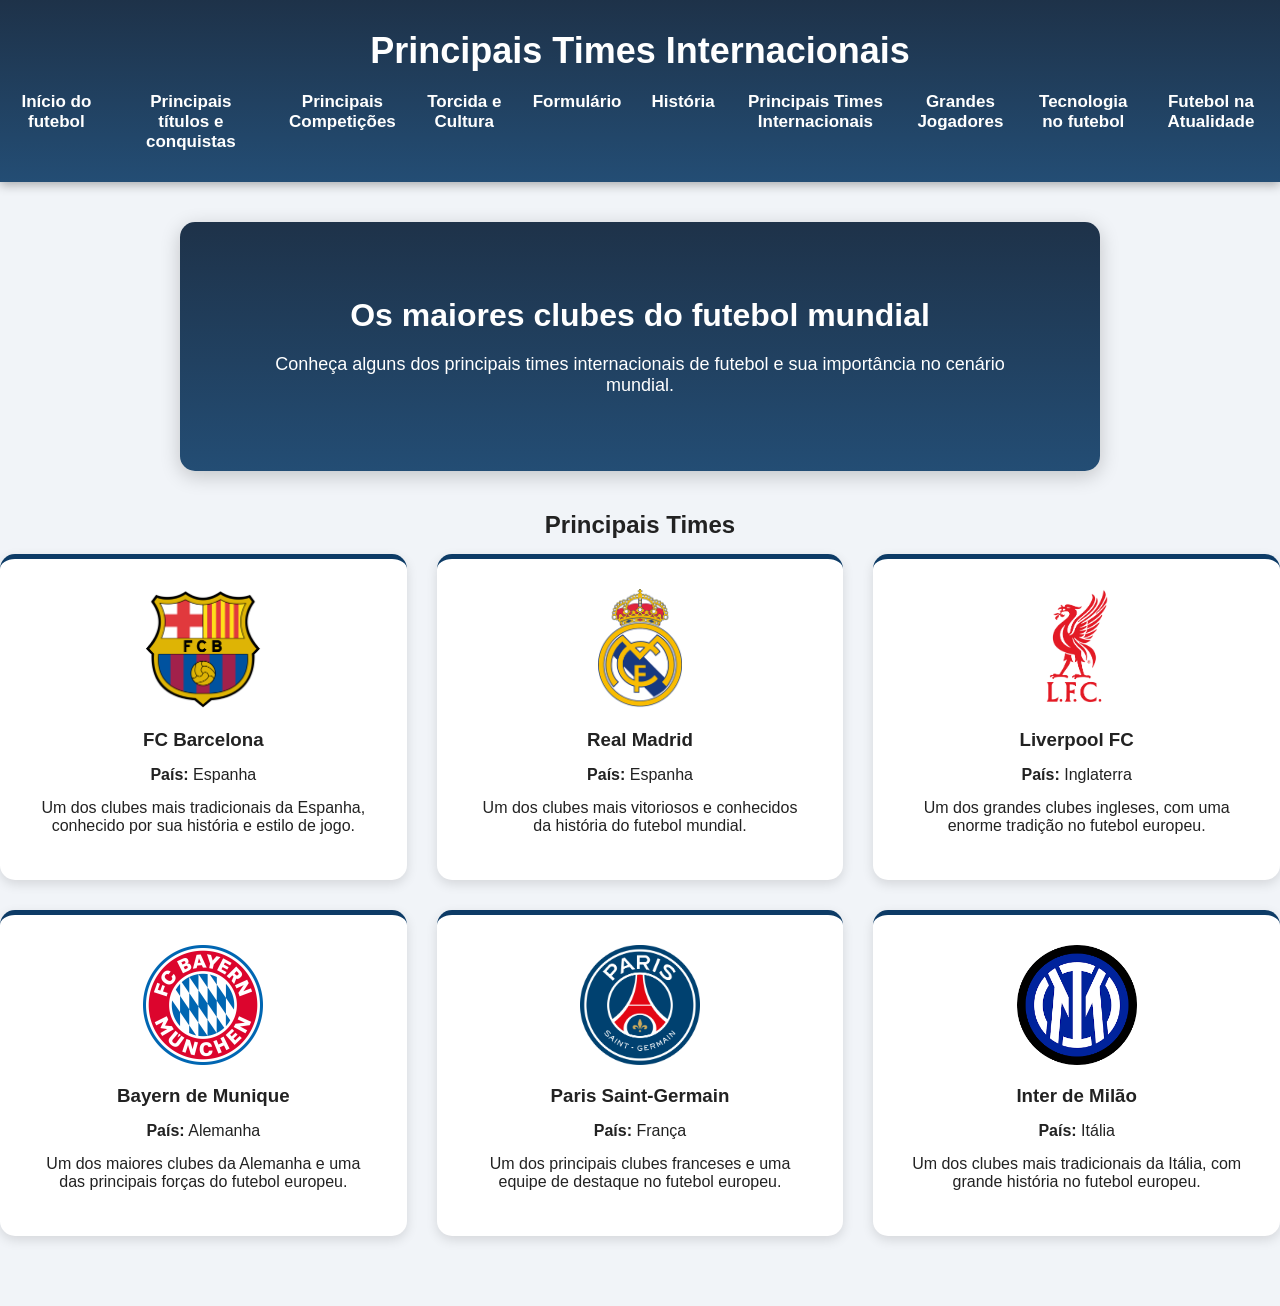
<file: internacionais.html>
<!DOCTYPE html>
<html lang="pt-BR">
<head>
    <meta charset="UTF-8">
    <meta name="viewport" content="width=device-width, initial-scale=1.0">
    <meta http-equiv="X-UA-Compatible" content="ie=edge">
    <title>Principais times interancionais</title>
</head>
<link rel="stylesheet" href="css/formato.css">

<body>

    <!-- Cabeçalho -->
    <header>
        <h1>Principais Times Internacionais</h1>

        <nav>
        <a href="index.html">Início do futebol</a>
        <a href="titulos_conquistas.html">Principais títulos e conquistas</a>
        <a href="principais_competicoes.html">Principais Competições</a>
        <a href="TorcidaeCultura.html">Torcida e Cultura</a>
        <a href="formulario.html">Formulário</a>
        <a href="historia.html">História </a>
        <a href="internacionais.html">Principais Times Internacionais</a>
        <a href="grandes-jogadores.html">Grandes Jogadores</a>
        <a href="tecnologia.html">Tecnologia no futebol</a>
        <a href="futebol_atualmente.html">Futebol na Atualidade</a> 
    </nav>

    </header>


    <!-- Conteúdo principal -->
    <main>

        <!-- Introdução -->
        <section id="inicio">

            <h2>Os maiores clubes do futebol mundial</h2>

            <p>
                Conheça alguns dos principais times internacionais
                de futebol e sua importância no
                cenário mundial.
            </p>

        </section>


        <!-- Times -->
        <section id="times">
            
            <h2>Principais Times </h2>

            <div class="times">

                <!-- Barcelona -->
                <div class="card">

                    <img src="imagens/Barcelona.png" width="65"
                         alt="Escudo do Barcelona">

                    <h3>FC Barcelona</h3>

                    <p><strong>País:</strong> Espanha</p>

                    <p>
                        Um dos clubes mais tradicionais da Espanha,
                        conhecido por sua história e estilo de jogo.
                    </p>

                </div>


                <!-- Real Madrid -->
                <div class="card">

                    <img src="imagens/real-madrid.png" width="300" height="300"
                         alt="Escudo do Real Madrid">

                    <h3>Real Madrid</h3>

                    <p><strong>País:</strong> Espanha</p>

                    <p>
                        Um dos clubes mais vitoriosos e conhecidos
                        da história do futebol mundial.
                    </p>

                </div>


                <!-- Liverpool -->
                <div class="card">

                    <img src="imagens/liverpool.png" width="100"
                         alt="Escudo do Liverpool"> 

                    <h3>Liverpool FC</h3>

                    <p><strong>País:</strong> Inglaterra</p>

                    <p>
                        Um dos grandes clubes ingleses, com uma
                        enorme tradição no futebol europeu.
                    </p>

                </div>


                <!-- Bayern de Munique -->
                <div class="card">

                    <img src="imagens/bayern.png" width="100"
                         alt="Escudo do Bayern de Munique">

                    <h3>Bayern de Munique</h3>

                    <p><strong>País:</strong> Alemanha</p>

                    <p>
                        Um dos maiores clubes da Alemanha e uma
                        das principais forças do futebol europeu.
                    </p>

                </div>


                <!-- PSG -->
                <div class="card">

                    <img src="imagens/psg.png" width="65"
                         alt="Escudo do Paris Saint-Germain">

                    <h3>Paris Saint-Germain</h3>

                    <p><strong>País:</strong> França</p>

                    <p>
                        Um dos principais clubes franceses e uma
                        equipe de destaque no futebol europeu.
                    </p>

                </div>


                <!-- Inter de Milão -->
                <div class="card">

                    <img src="imagens/inter.png" width="65"
                         alt="Escudo da Inter de Milão">

                    <h3>Inter de Milão</h3>

                    <p><strong>País:</strong> Itália</p>

                    <p>
                        Um dos clubes mais tradicionais da Itália,
                        com grande história no futebol europeu.
                    </p>

                </div>

            </div>

        </section>
           
        </section>

    </main>


  

</body>

</html>
</file>
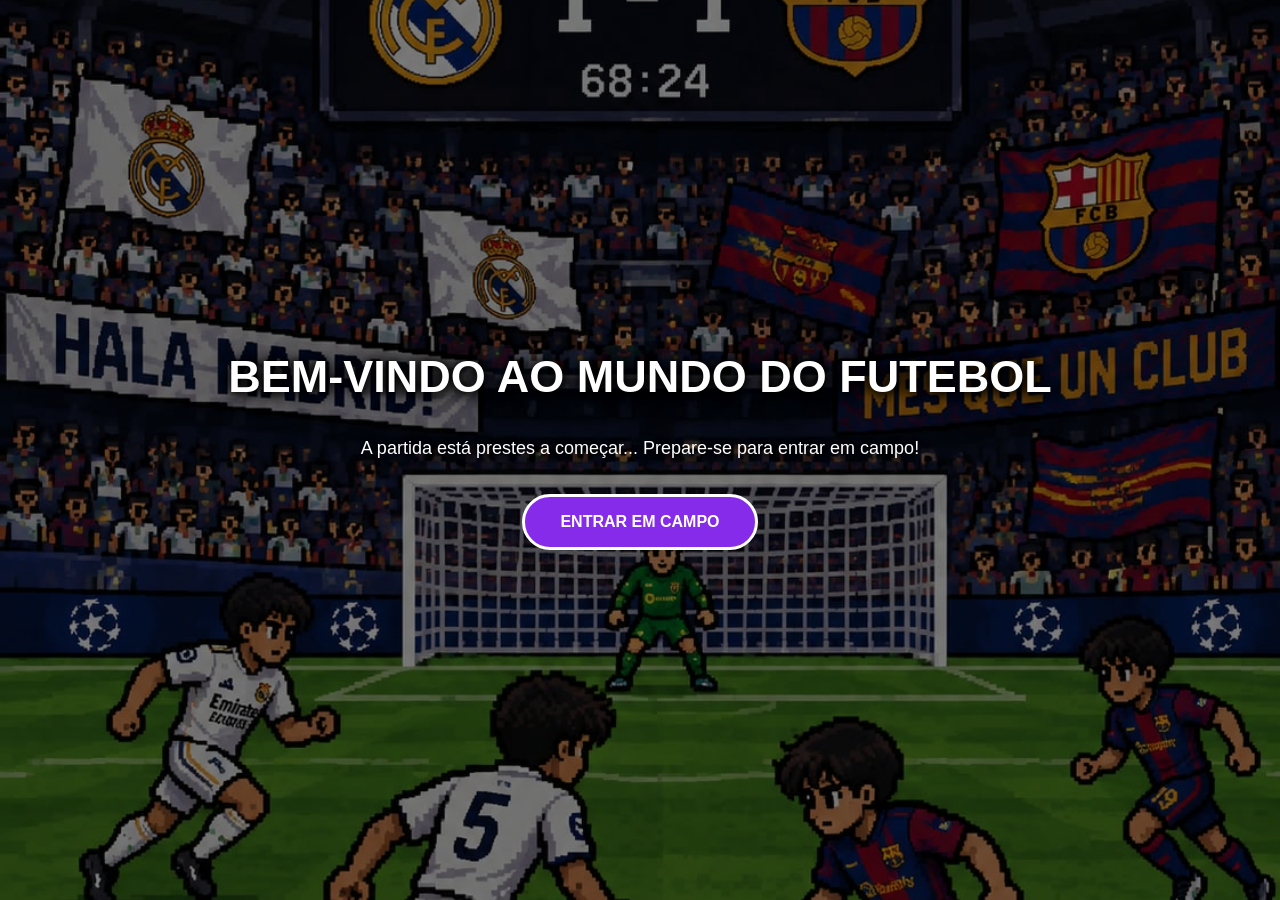
<file: introducao.html>
<!DOCTYPE html>
<html lang="pt-br">
<head>
    <meta charset="UTF-8">
    <meta name="viewport" content="width=device-width, initial-scale=1.0">
    <title>Futebolísticos</title>
<link rel="stylesheet" href="css/formato.css">
</head>

<body>

    <section class="entrada">

        <img src="./imagens/estadio.jpg" class="imagem-fundo" alt="Estádio de futebol">

        <h1 class="titulo-entrada">BEM-VINDO AO MUNDO DO FUTEBOL</h1>
        <p>
            A partida está prestes a começar...
            Prepare-se para entrar em campo!
        </p>

        <a href="index.html" class="botao">
            ENTRAR EM CAMPO
        </a>
    </section>
</body>
</html>
</file>
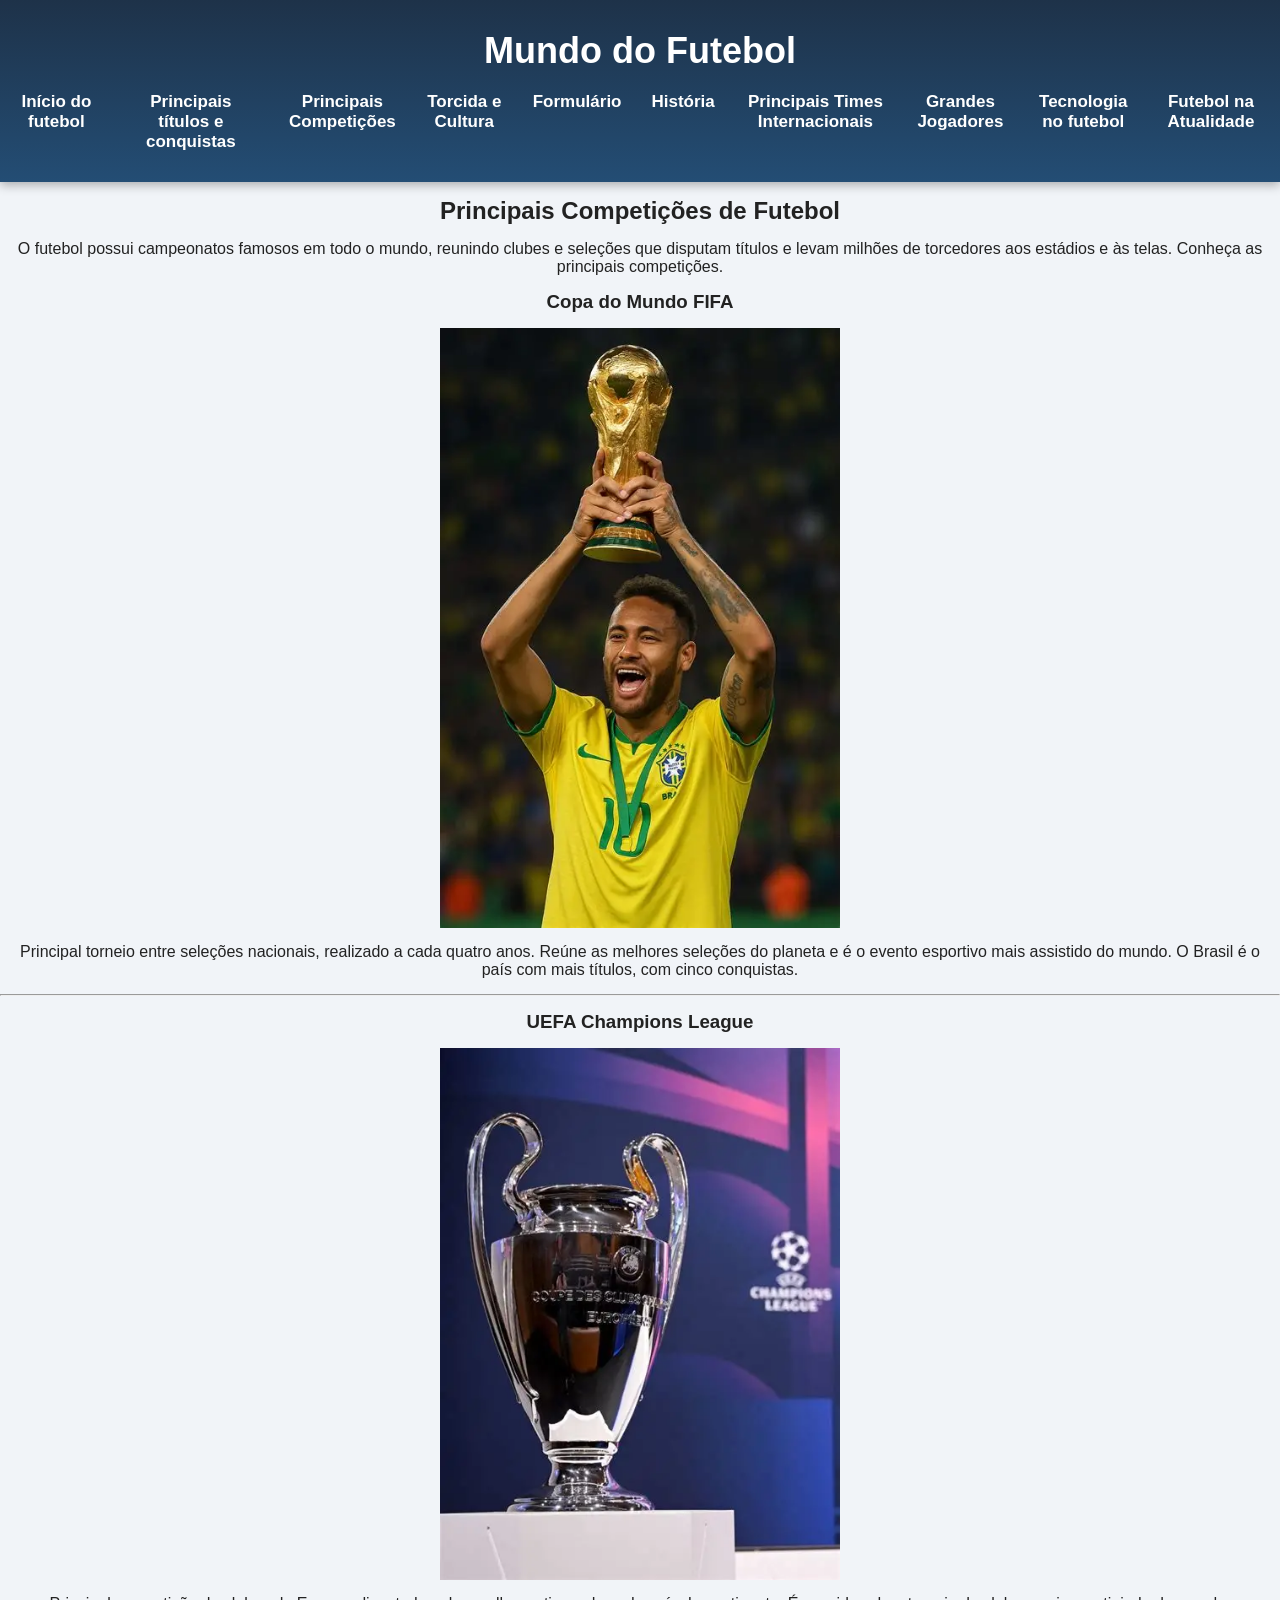
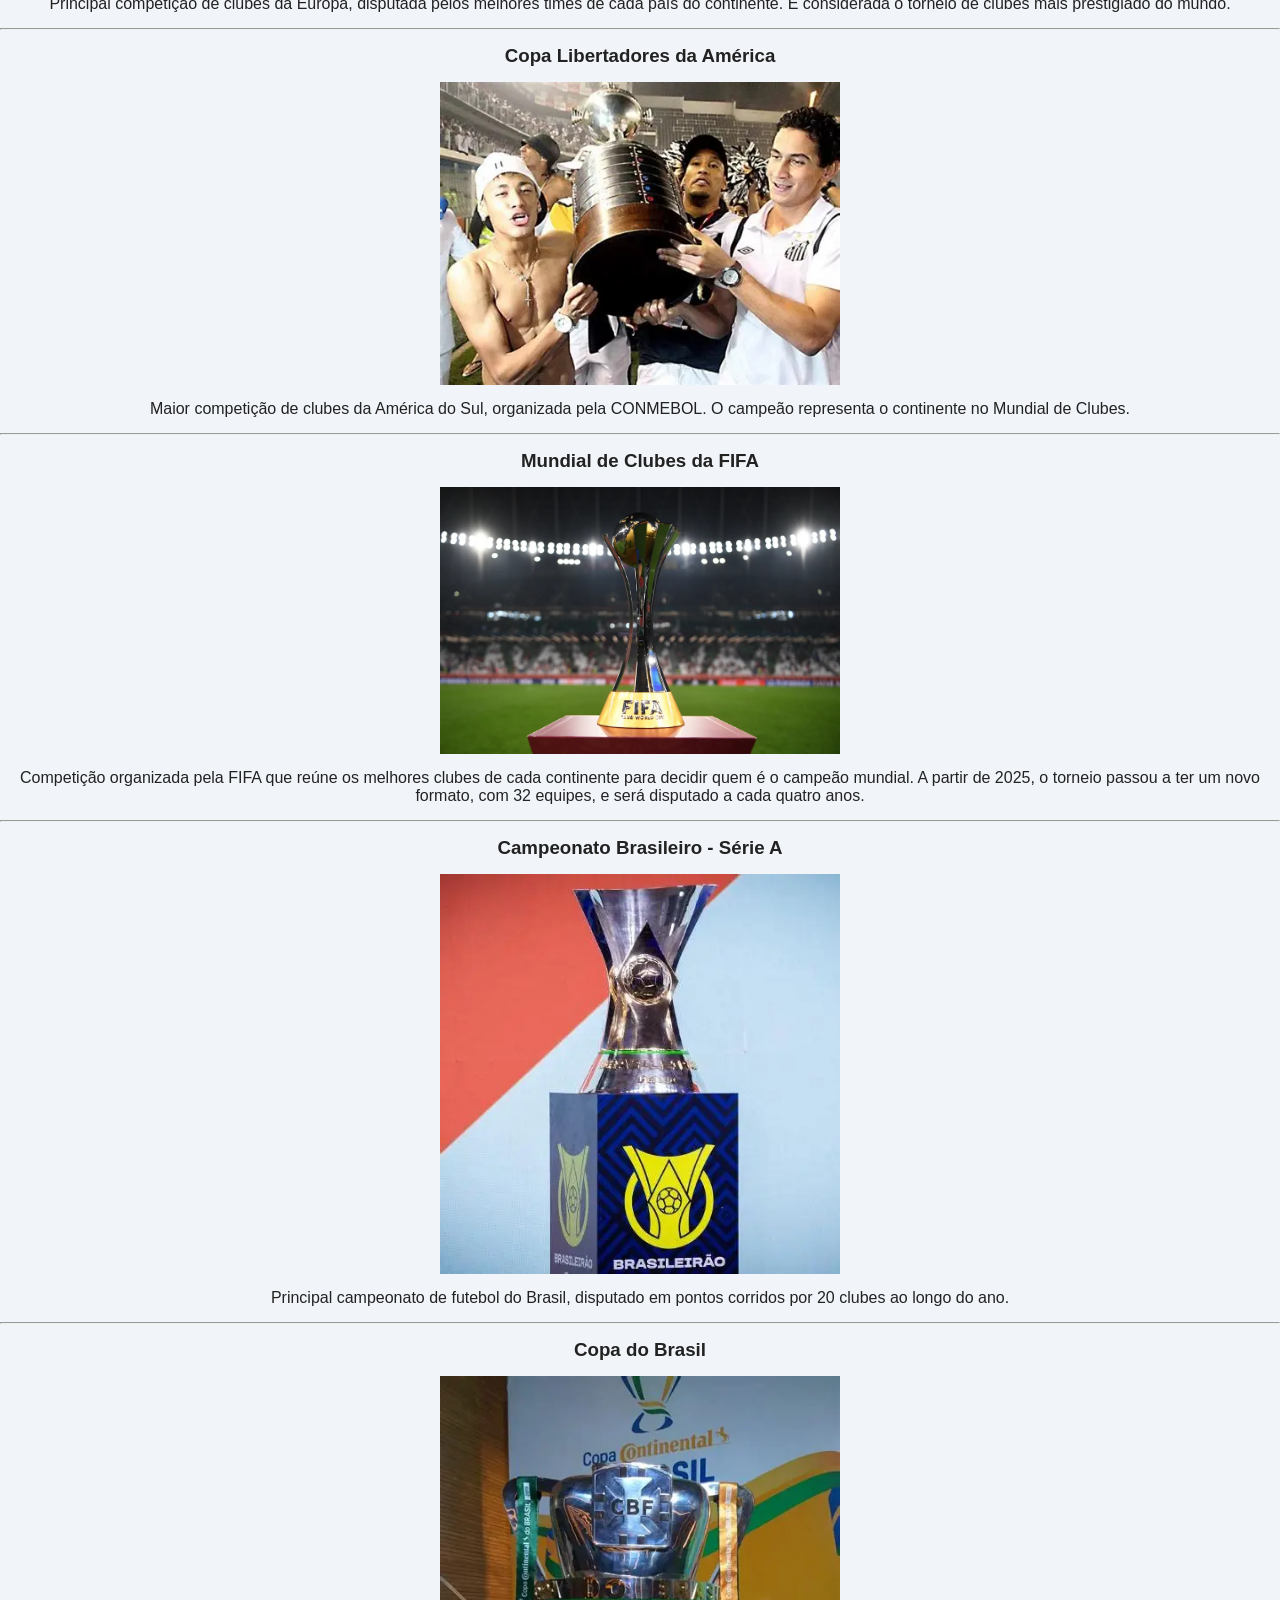
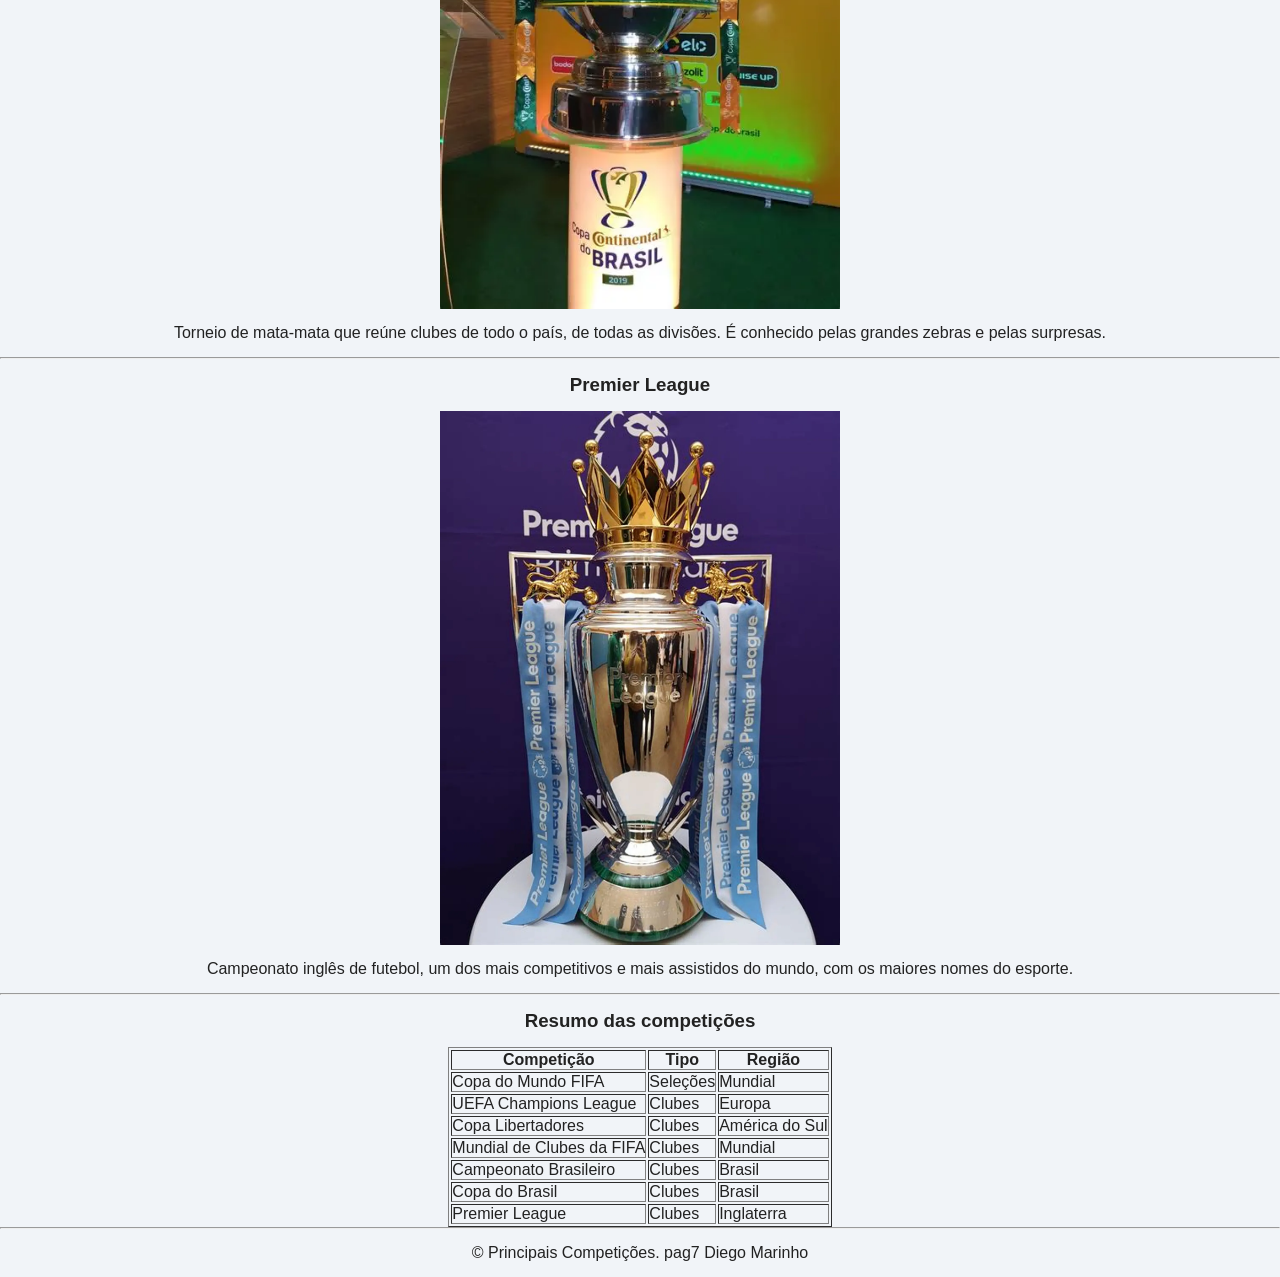
<file: principais_competicoes.html>
<!DOCTYPE html>
<html lang="pt-br">
<head>
    <meta charset="UTF-8">
    <meta name="viewport" content="width=device-width, initial-scale=1.0">
    <title>Principais Competições - Mundo do Futebol</title>
</head>
<body>
    <link rel="stylesheet" href="css/formato.css">
    <header>
        <h1 align = "center">Mundo do Futebol</h1>
        <nav>
        <a href="index.html">Início do futebol</a>
        <a href="titulos_conquistas.html">Principais títulos e conquistas</a>
        <a href="principais_competicoes.html">Principais Competições</a>
        <a href="TorcidaeCultura.html">Torcida e Cultura</a>
        <a href="formulario.html">Formulário</a>
        <a href="historia.html">História </a>
        <a href="internacionais.html">Principais Times Internacionais</a>
        <a href="grandes-jogadores.html">Grandes Jogadores</a>
        <a href="tecnologia.html">Tecnologia no futebol</a>
        <a href="futebol_atualmente.html">Futebol na Atualidade</a> 
    </nav>
    </header>

    <main>
        <h2>Principais Competições de Futebol</h2>
        <p>
            O futebol possui campeonatos famosos em todo o mundo, reunindo clubes e seleções
            que disputam títulos e levam milhões de torcedores aos estádios e às telas.
            Conheça as principais competições.
        </p>

        <section>
            <h3>Copa do Mundo FIFA</h3>
            <!-- IMAGEM: troque o arquivo em src -->
            <img src="imagens/copa-do-mundo.jpg" alt="Taça da Copa do Mundo FIFA" width="400">
            <p>
                Principal torneio entre seleções nacionais, realizado a cada quatro anos.
                Reúne as melhores seleções do planeta e é o evento esportivo mais assistido do mundo.
                O Brasil é o país com mais títulos, com cinco conquistas.
            </p>
        </section>
        <hr>

        <section>
            <h3>UEFA Champions League</h3>
            <img src="imagens/champions-league.jpg" alt="Troféu da UEFA Champions League" width="400">
            <p>
                Principal competição de clubes da Europa, disputada pelos melhores times
                de cada país do continente. É considerada o torneio de clubes mais
                prestigiado do mundo.
            </p>
        </section>
        <hr>

        <section>
            <h3>Copa Libertadores da América</h3>
            <img src="imagens/libertadores.jpg" alt="Troféu da Copa Libertadores" width="400">
            <p>
                Maior competição de clubes da América do Sul, organizada pela CONMEBOL.
                O campeão representa o continente no Mundial de Clubes.
            </p>
        </section>
        <hr>

        <section>
            <h3>Mundial de Clubes da FIFA</h3>
            <img src="imagens/mundial-de-clubes.jpg" alt="Troféu do Mundial de Clubes da FIFA" width="400">
            <p>
                Competição organizada pela FIFA que reúne os melhores clubes de cada continente
                para decidir quem é o campeão mundial. A partir de 2025, o torneio passou a ter
                um novo formato, com 32 equipes, e será disputado a cada quatro anos.
            </p>
        </section>
        <hr>

        <section>
            <h3>Campeonato Brasileiro - Série A</h3>
            <img src="imagens/brasileirao.jpg" alt="Taça do Campeonato Brasileiro" width="400">
            <p>
                Principal campeonato de futebol do Brasil, disputado em pontos corridos
                por 20 clubes ao longo do ano.
            </p>
        </section>
        <hr>

        <section>
            <h3>Copa do Brasil</h3>
            <img src="imagens/copa-do-brasil.jpg" alt="Troféu da Copa do Brasil" width="400">
            <p>
                Torneio de mata-mata que reúne clubes de todo o país, de todas as divisões.
                É conhecido pelas grandes zebras e pelas surpresas.
            </p>
        </section>
        <hr>

        <section>
            <h3>Premier League</h3>
            <img src="imagens/premier-league.jpg" alt="Troféu da Premier League" width="400">
            <p>
                Campeonato inglês de futebol, um dos mais competitivos e mais assistidos
                do mundo, com os maiores nomes do esporte.
            </p>
        </section>
        <hr>

        <h3>Resumo das competições</h3>
        <table border="1" cellpadding="6">
            <thead>
                <tr>
                    <th>Competição</th>
                    <th>Tipo</th>
                    <th>Região</th>
                </tr>
            </thead>
            <tbody>
                <tr>
                    <td>Copa do Mundo FIFA</td>
                    <td>Seleções</td>
                    <td>Mundial</td>
                </tr>
                <tr>
                    <td>UEFA Champions League</td>
                    <td>Clubes</td>
                    <td>Europa</td>
                </tr>
                <tr>
                    <td>Copa Libertadores</td>
                    <td>Clubes</td>
                    <td>América do Sul</td>
                </tr>
                <tr>
                    <td>Mundial de Clubes da FIFA</td>
                    <td>Clubes</td>
                    <td>Mundial</td>
                </tr>
                <tr>
                    <td>Campeonato Brasileiro</td>
                    <td>Clubes</td>
                    <td>Brasil</td>
                </tr>
                <tr>
                    <td>Copa do Brasil</td>
                    <td>Clubes</td>
                    <td>Brasil</td>
                </tr>
                <tr>
                    <td>Premier League</td>
                    <td>Clubes</td>
                    <td>Inglaterra</td>
                </tr>
            </tbody>
        </table>
    </main>

    <footer>
        <hr>
        <p>&copy; Principais Competições. pag7 Diego Marinho</p>
    </footer>

</body>
</html>
</file>
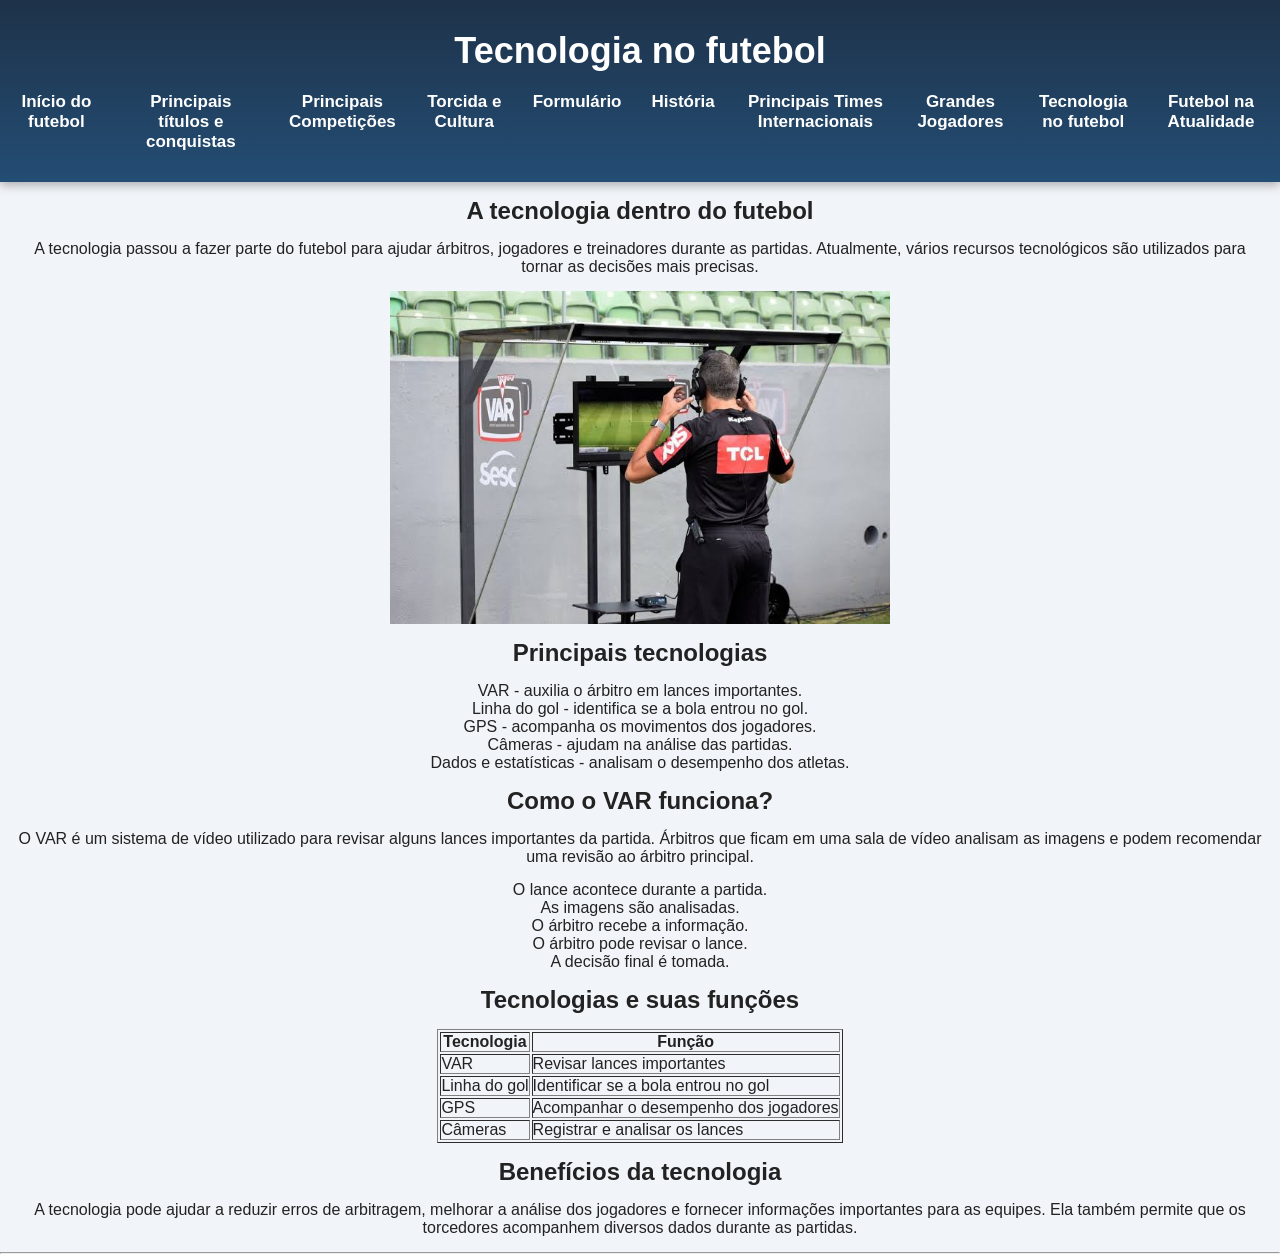
<file: tecnologia.html>
<!DOCTYPE html>
<html lang="pt-BR">

<head>
    <meta charset="UTF-8">
    <title>Tecnologia no futebol</title>
</head>

<body>
    <link rel="stylesheet" href="css/formato.css">

    <header>
    <h1 align="center">Tecnologia no futebol</h1>
        <nav>
        <a href="index.html">Início do futebol</a>
        <a href="titulos_conquistas.html">Principais títulos e conquistas</a>
        <a href="principais_competicoes.html">Principais Competições</a>
        <a href="TorcidaeCultura.html">Torcida e Cultura</a>
        <a href="formulario.html">Formulário</a>
        <a href="historia.html">História </a>
        <a href="internacionais.html">Principais Times Internacionais</a>
        <a href="grandes-jogadores.html">Grandes Jogadores</a>
        <a href="tecnologia.html">Tecnologia no futebol</a>
        <a href="futebol_atualmente.html">Futebol na Atualidade</a> 
    </nav>
    </header>
<main>

        <section>
            <h2>A tecnologia dentro do futebol</h2>

            <p>
                A tecnologia passou a fazer parte do futebol para ajudar
                árbitros, jogadores e treinadores durante as partidas.
                Atualmente, vários recursos tecnológicos são utilizados
                para tornar as decisões mais precisas.
            </p>
                <center>
            <img src="imagens/var.jpg"
                alt="Árbitro utilizando o VAR"
                width="500">
                </center>
        </section>

        <section>
            <h2>Principais tecnologias</h2>

            <ul>
                <li>VAR - auxilia o árbitro em lances importantes.</li>
                <li>Linha do gol - identifica se a bola entrou no gol.</li>
                <li>GPS - acompanha os movimentos dos jogadores.</li>
                <li>Câmeras - ajudam na análise das partidas.</li>
                <li>Dados e estatísticas - analisam o desempenho dos atletas.</li>
            </ul>
        </section>

        <section>
            <h2>Como o VAR funciona?</h2>

            <p>
                O VAR é um sistema de vídeo utilizado para revisar alguns
                lances importantes da partida. Árbitros que ficam em uma
                sala de vídeo analisam as imagens e podem recomendar uma
                revisão ao árbitro principal.
            </p>

            <ol  style="text-align: center">
                <li>O lance acontece durante a partida.</li>
                <li>As imagens são analisadas.</li>
                <li>O árbitro recebe a informação.</li>
                <li>O árbitro pode revisar o lance.</li>
                <li>A decisão final é tomada.</li>
            </ol>
        </section>

        <section>
            <h2>Tecnologias e suas funções</h2>

            <table border="1">
                <tr>
                    <th>Tecnologia</th>
                    <th>Função</th>
                </tr>

                <tr>
                    <td>VAR</td>
                    <td>Revisar lances importantes</td>
                </tr>

                <tr>
                    <td>Linha do gol</td>
                    <td>Identificar se a bola entrou no gol</td>
                </tr>

                <tr>
                    <td>GPS</td>
                    <td>Acompanhar o desempenho dos jogadores</td>
                </tr>

                <tr>
                    <td>Câmeras</td>
                    <td>Registrar e analisar os lances</td>
                </tr>
            </table>
        </section>

        <section>
            <h2>Benefícios da tecnologia</h2>

            <p>
                A tecnologia pode ajudar a reduzir erros de arbitragem,
                melhorar a análise dos jogadores e fornecer informações
                importantes para as equipes. Ela também permite que os
                torcedores acompanhem diversos dados durante as partidas.
            </p>
        </section>

    </main>

    <hr>
</body>

</html>
</file>
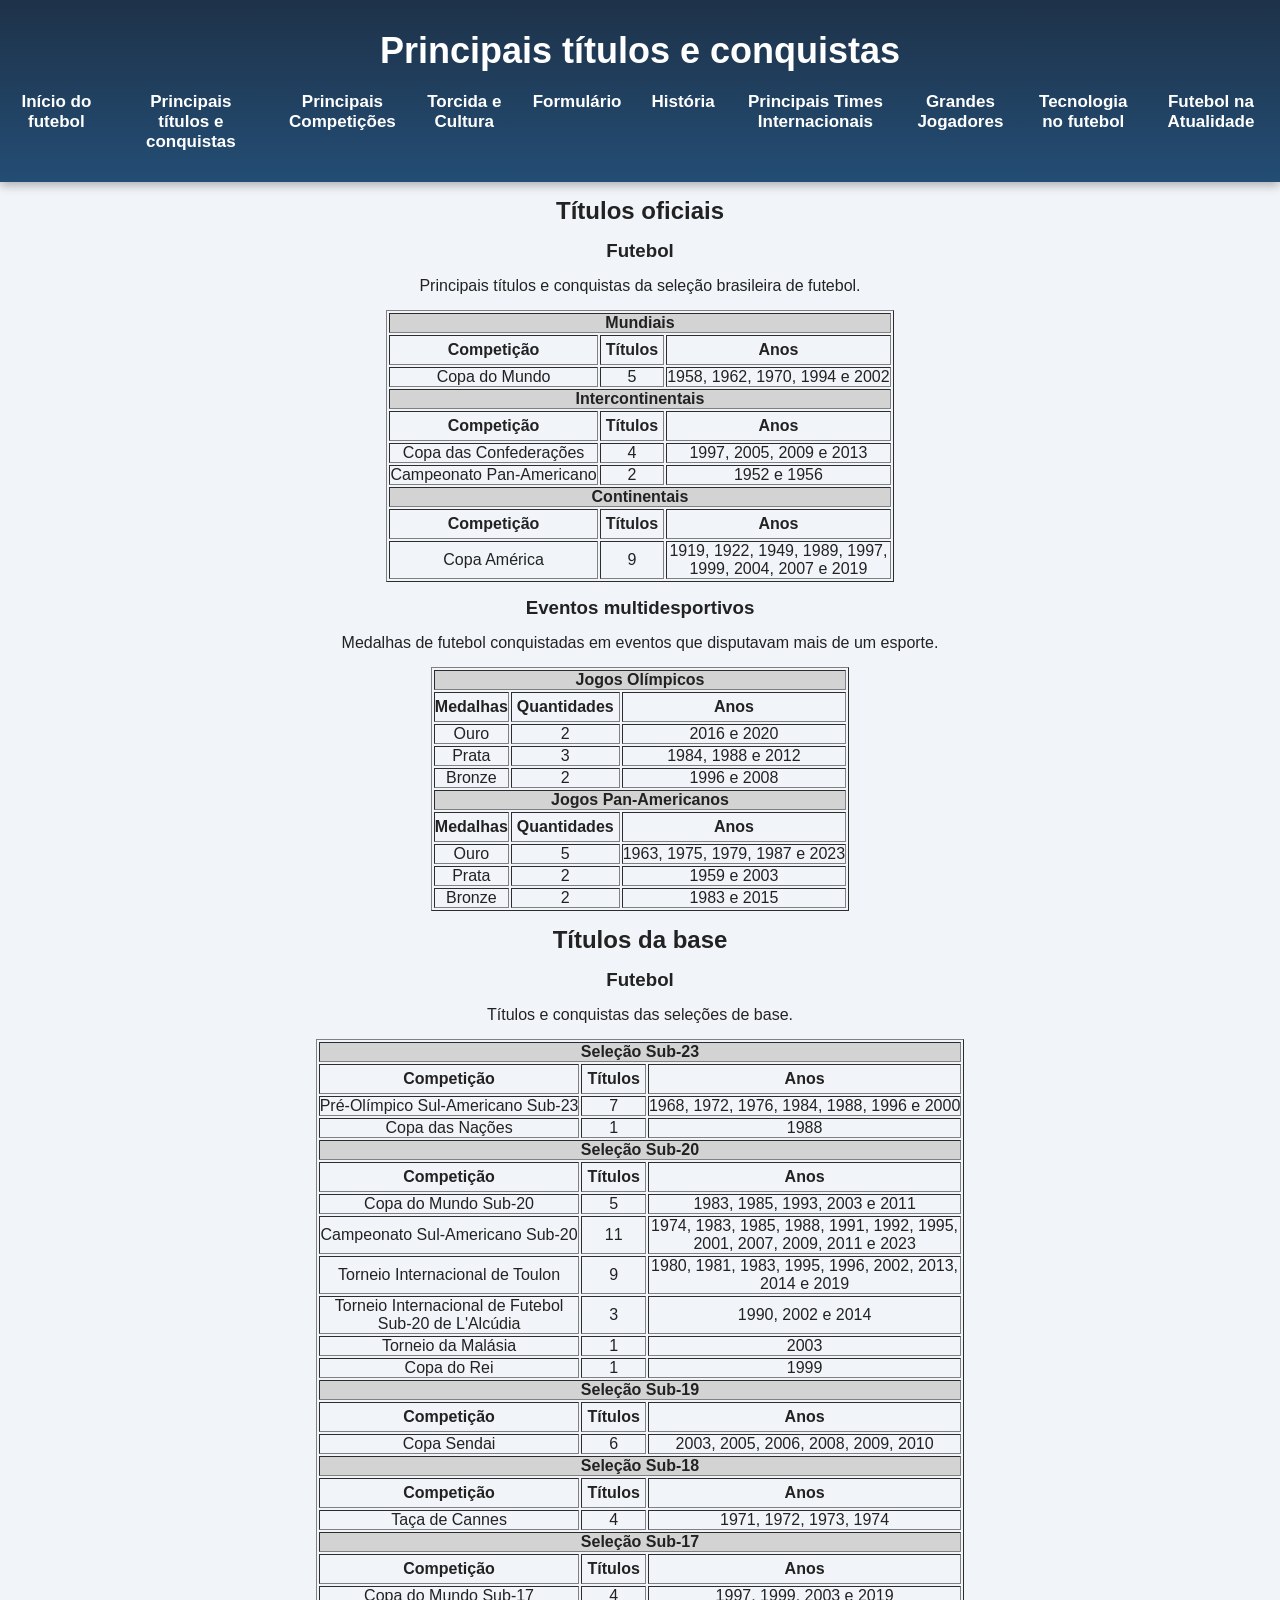
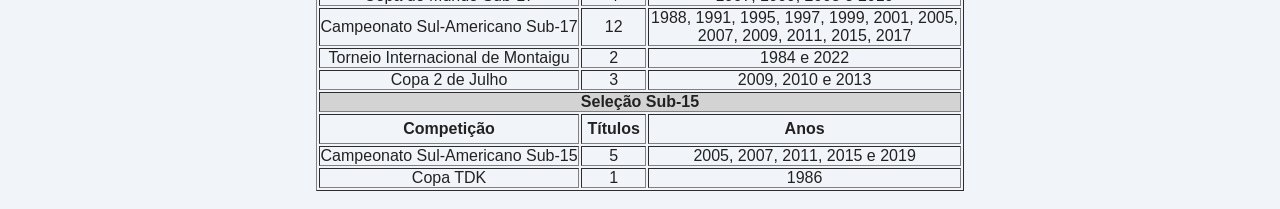
<file: titulos_conquistas.html>
<!DOCTYPE html>

<html lang="pt-br">

<head>
    <meta charset="UTF-8">
    <meta name="viewport" content="width=device-width, initial-scale=1.0">
    <title>Títulos e Conquistas</title>
</head>

<body>
    <link rel="stylesheet" href="css/formato.css">
    <header>
    <h1 align = "center">Principais títulos e conquistas</h1>

    <nav>
        <a href="index.html">Início do futebol</a>
        <a href="titulos_conquistas.html">Principais títulos e conquistas</a>
        <a href="principais_competicoes.html">Principais Competições</a>
        <a href="TorcidaeCultura.html">Torcida e Cultura</a>
        <a href="formulario.html">Formulário</a>
        <a href="historia.html">História </a>
        <a href="internacionais.html">Principais Times Internacionais</a>
        <a href="grandes-jogadores.html">Grandes Jogadores</a>
        <a href="tecnologia.html">Tecnologia no futebol</a>
        <a href="futebol_atualmente.html">Futebol na Atualidade</a> 
    </nav>
    </header>


    <h2>Títulos oficiais</h2>

    <h3>Futebol</h3>

    <p>Principais títulos e conquistas da seleção brasileira de futebol.</p>

    

    <table border="1">

        <tr bgcolor = "lightgray">

            <th colspan="3">Mundiais</th>

        </tr>

        <tr style="text-align: center; font-weight: bold" >

            <td>Competição</td>

            <td style="padding: 5px">Títulos</td>

            <td>Anos</td>

        </tr>

        <tr style="text-align: center">

            <td>Copa do Mundo</td>

            <td>5</td>

            <td>1958, 1962, 1970, 1994 e 2002</td>

        </tr>

        <tr bgcolor = "lightgray">

            <th colspan="3">Intercontinentais</th>

        </tr>

        <tr style="text-align: center; font-weight: bold" >

            <td>Competição</td>

            <td style="padding: 5px">Títulos</td>

            <td>Anos</td>

        </tr>

        <tr style="text-align: center">

            <td>Copa das Confederações</td>

            <td>4</td>

            <td>1997, 2005, 2009 e 2013</td>

        </tr>

        <tr style="text-align: center">

            <td>Campeonato Pan-Americano</td>

            <td>2</td>

            <td>1952 e 1956</td>

        </tr>

        <tr bgcolor = "lightgray">

            <th colspan="3">Continentais</th>

        </tr>

        <tr style="text-align: center; font-weight: bold" >

            <td>Competição</td>

            <td style="padding: 5px">Títulos</td>

            <td>Anos</td>

        </tr>

        <tr style="text-align: center">

            <td>Copa América</td>

            <td>9</td>

            <td style="max-width: 50px; word-break: break-word;">1919, 1922, 1949, 1989, 1997, 1999, 2004, 2007 e 2019</td>

        </tr>

    </table>





    <h3>Eventos multidesportivos</h3>

    <p>Medalhas de futebol conquistadas em eventos que disputavam mais de um esporte.</p>

    <table border = "1">

        <tr bgcolor = "lightgray">

            <th colspan="3">Jogos Olímpicos</th>

        </tr>

        <tr style="text-align: center; font-weight: bold" >

            <td>Medalhas</td>

            <td style="padding: 5px">Quantidades</td>

            <td>Anos</td>

        </tr>

        <tr style="text-align: center">

            <td>Ouro</td>

            <td>2</td>

            <td>2016 e 2020</td>

        </tr>

        <tr style="text-align: center">

            <td>Prata</td>

            <td>3</td>

            <td>1984, 1988 e 2012</td>

        </tr>

        <tr style="text-align: center">

            <td>Bronze</td>

            <td>2</td>

            <td>1996 e 2008</td>

        </tr>



        <tr bgcolor = "lightgray">

            <th colspan="3">Jogos Pan-Americanos</th>

        </tr>

        <tr style="text-align: center; font-weight: bold" >

            <td>Medalhas</td>

            <td style="padding: 5px">Quantidades</td>

            <td>Anos</td>

        </tr>

        <tr style="text-align: center">

            <td>Ouro</td>

            <td>5</td>

            <td>1963, 1975, 1979, 1987 e 2023</td>

        </tr>

        <tr style="text-align: center">

            <td>Prata</td>

            <td>2</td>

            <td>1959 e 2003</td>

        </tr>

        <tr style="text-align: center">

            <td>Bronze</td>

            <td>2</td>

            <td>1983 e 2015</td>

        </tr>

    </table>





    <h2>Títulos da base</h2>

    <h3>Futebol</h3>

    <p>Títulos e conquistas das seleções de base.</p>



    <table border="1">

        <tr bgcolor = "lightgray">

            <th colspan="3">Seleção Sub-23</th>

        </tr>

        <tr style="text-align: center; font-weight: bold" >

            <td>Competição</td>

            <td style="padding: 5px">Títulos</td>

            <td>Anos</td>

        </tr>

        <tr style="text-align: center">

            <td>Pré-Olímpico Sul-Americano Sub-23</td>

            <td>7</td>

            <td>1968, 1972, 1976, 1984, 1988, 1996 e 2000</td>

        </tr>

        <tr style="text-align: center">

            <td>Copa das Nações</td>

            <td>1</td>

            <td>1988</td>

        </tr>



        <tr bgcolor = "lightgray">

            <th colspan="3">Seleção Sub-20</th>

        </tr>

        <tr style="text-align: center; font-weight: bold" >

            <td>Competição</td>

            <td style="padding: 5px">Títulos</td>

            <td>Anos</td>

        </tr>

        <tr style="text-align: center">

            <td>Copa do Mundo Sub-20</td>

            <td>5</td>

            <td>1983, 1985, 1993, 2003 e 2011</td>

        </tr>

        <tr style="text-align: center">

            <td>Campeonato Sul-Americano Sub-20</td>

            <td>11</td>

            <td style="max-width: 50px; word-break: break-word;">1974, 1983, 1985, 1988, 1991, 1992, 1995, 2001, 2007, 2009, 2011 e 2023</td>

        </tr>

        <tr style="text-align: center">

            <td>Torneio Internacional de Toulon</td>

            <td>9</td>

            <td style="max-width: 50px; word-break: break-word;">1980, 1981, 1983, 1995, 1996, 2002, 2013, 2014 e 2019</td>

        </tr>

        <tr style="text-align: center">

            <td style="max-width: 50px; word-break: break-word;">Torneio Internacional de Futebol Sub-20 de L'Alcúdia</td>

            <td>3</td>

            <td style="max-width: 50px; word-break: break-word;">1990, 2002 e 2014</td>

        </tr>

        <tr style="text-align: center">

            <td>Torneio da Malásia</td>

            <td>1</td>

            <td>2003</td>

        </tr>

        <tr style="text-align: center">

            <td>Copa do Rei</td>

            <td>1</td>

            <td>1999</td>

        </tr>



        <tr bgcolor = "lightgray">

            <th colspan="3">Seleção Sub-19</th>

        </tr>

        <tr style="text-align: center; font-weight: bold" >

            <td>Competição</td>

            <td style="padding: 5px">Títulos</td>

            <td>Anos</td>

        </tr>

        <tr style="text-align: center">

            <td>Copa Sendai</td>

            <td>6</td>

            <td>2003, 2005, 2006, 2008, 2009, 2010</td>

        </tr>



        <tr bgcolor = "lightgray">

            <th colspan="3">Seleção Sub-18</th>

        </tr>

        <tr style="text-align: center; font-weight: bold" >

            <td>Competição</td>

            <td style="padding: 5px">Títulos</td>

            <td>Anos</td>

        </tr>

        <tr style="text-align: center">

            <td>Taça de Cannes</td>

            <td>4</td>

            <td>1971, 1972, 1973, 1974</td>

        </tr>



        <tr bgcolor = "lightgray">

            <th colspan="3">Seleção Sub-17</th>

        </tr>

        <tr style="text-align: center; font-weight: bold" >

            <td>Competição</td>

            <td style="padding: 5px">Títulos</td>

            <td>Anos</td>

        </tr>

        <tr style="text-align: center">

            <td>Copa do Mundo Sub-17</td>

            <td>4</td>

            <td>1997, 1999, 2003 e 2019</td>

        </tr>

        <tr style="text-align: center">

            <td>Campeonato Sul-Americano Sub-17</td>

            <td>12</td>

            <td style="max-width: 50px; word-break: break-word;">1988, 1991, 1995, 1997, 1999, 2001, 2005, 2007, 2009, 2011, 2015, 2017</td>

        </tr>

        <tr style="text-align: center">

            <td>Torneio Internacional de Montaigu</td>

            <td>2</td>

            <td>1984 e 2022</td>

        </tr>

        <tr style="text-align: center">

            <td>Copa 2 de Julho</td>

            <td>3</td>

            <td>2009, 2010 e 2013</td>

        </tr>



        <tr bgcolor = "lightgray">

            <th colspan="3">Seleção Sub-15</th>

        </tr>

        <tr style="text-align: center; font-weight: bold" >

            <td>Competição</td>

            <td style="padding: 5px">Títulos</td>

            <td>Anos</td>

        </tr>

        <tr style="text-align: center">

            <td>Campeonato Sul-Americano Sub-15</td>

            <td>5</td>

            <td>2005, 2007, 2011, 2015 e 2019</td>

        </tr>

        <tr style="text-align: center">

            <td>Copa TDK</td>

            <td>1</td>

            <td>1986</td>

        </tr>

    </table>
    <br>

</body>

</html>
</file>
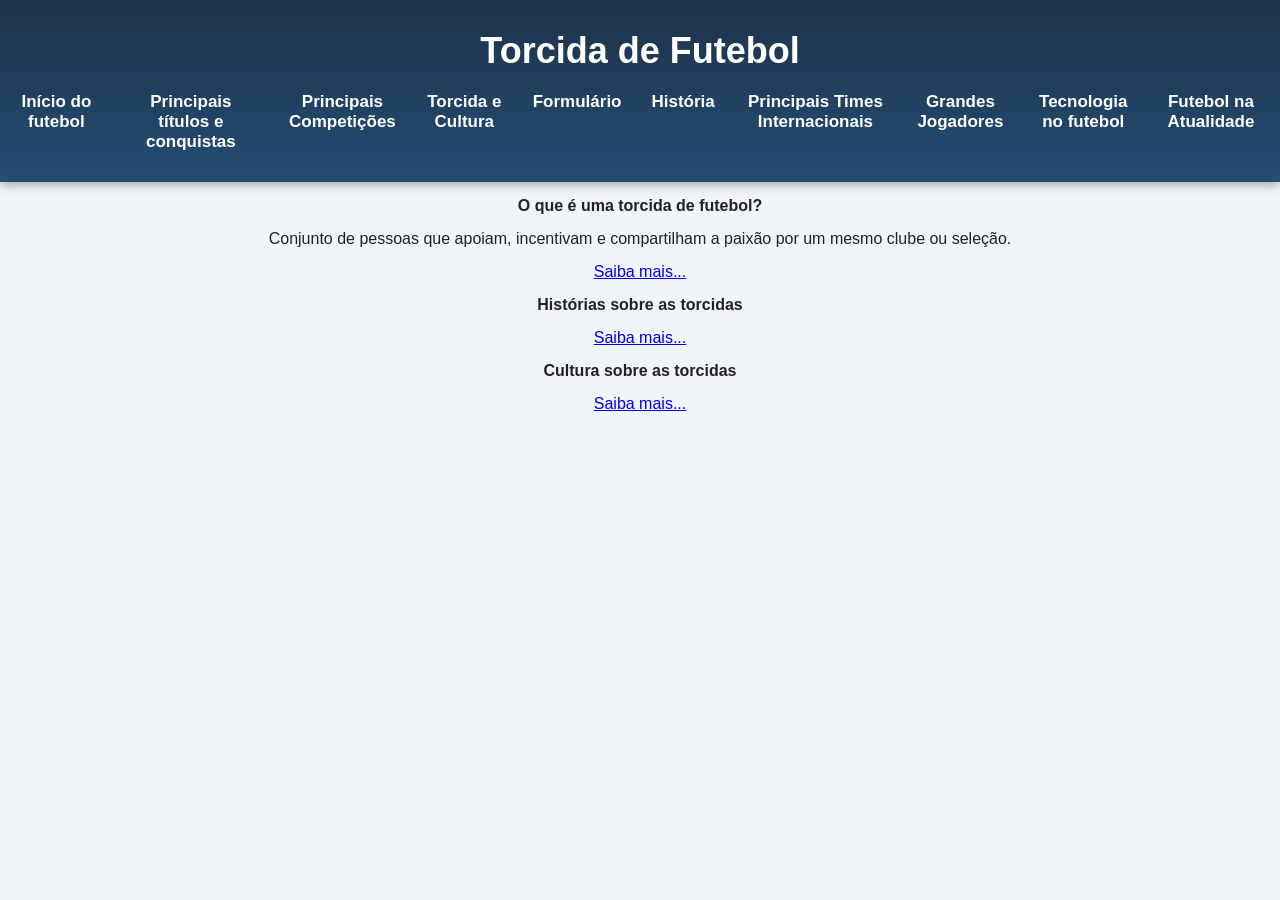
<file: TorcidaeCultura.html>
<!DOCTYPE html>
<html lang="pt-BR">
<head>
    <meta charset="UTF-8">
    <title>Torcida e Cultura</title>
</head>

<body>
    <link rel="stylesheet" href="css/formato.css">
    <header>
        <h1 align = "center">Torcida de Futebol</h1>
    <nav>
        <a href="index.html">Início do futebol</a>
        <a href="titulos_conquistas.html">Principais títulos e conquistas</a>
        <a href="principais_competicoes.html">Principais Competições</a>
        <a href="TorcidaeCultura.html">Torcida e Cultura</a>
        <a href="formulario.html">Formulário</a>
        <a href="historia.html">História </a>
        <a href="internacionais.html">Principais Times Internacionais</a>
        <a href="grandes-jogadores.html">Grandes Jogadores</a>
        <a href="tecnologia.html">Tecnologia no futebol</a>
        <a href="futebol_atualmente.html">Futebol na Atualidade</a> 
    </nav>
    </header>

<p><strong>O que é uma torcida de futebol?</strong></p> 
<p>Conjunto de pessoas que apoiam, incentivam e compartilham a paixão por um mesmo clube ou seleção.</p> 
<a href="explicacao.html" target="_blank" rel="noopener noreferrer" class="link">
    Saiba mais...
</a>
<p><strong>Histórias sobre as torcidas</strong></p> 
<a href="historia_torcida.html" target="_blank" rel="noopener noreferrer" class="link">
    Saiba mais...
</a>

<p><strong>Cultura sobre as torcidas</strong></p>
<a href="Cultura.Torcida.html" target="_blank " rel="noopener noreferrer" class="link">
    Saiba mais...
</a>


</body>
</html>
</file>
<file: css/formato.css>
* {
    margin: 0;
    padding: 0;
    box-sizing: border-box;
}

html {
    scroll-behavior: smooth;
}

body{
    font-family: Arial, Helvetica, sans-serif;
    background: #f1f4f8;
    color: #222;
}

header {
    background: linear-gradient(
        rgba(7, 29, 54, 0.9),
        rgba(13, 59, 102, 0.9)
    );
    color: white;
    text-align: center;
    padding: 30px 20px;
    box-shadow: 0 3px 10px rgba(0, 0, 0, 0.3);
}

header h1{
    font-size: 36px;
    margin-bottom: 20px;
}

nav {
    display: flex;
    justify-content: center;
    gap: 30px;
}

nav a {
    color: white;
    text-align: center;
    text-decoration: none;
    font-weight: bold;
    font-size: 17px;
}

nav a:hover {
    color: #4fc3f7;
}

#inicio{
    background: linear-gradient(
        rgba(7, 29, 54, 0.9),
        rgba(13, 59, 102, 0.9)
    );
    box-shadow: 0 5px 20px rgba(0, 0, 0, 0.2);
    color: white;
    text-align: center;
    border-radius: 15px;
    margin: 40px 180px 40px 180px;
    padding: 60px;
}

#inicio h2{
    font-size: 32px;
    margin-bottom: 20px;
}

#inicio p{
    font-size: 18px;
}

h2{
    text-align: center;
    margin: 15px;
}

h3{
    text-align: center;
    margin: 15px;
}

p{
    text-align: center;
    margin: 15px;
}

table {
    margin: 0 auto;
}

img {
    display: block;
    margin: 0 auto;
}

.link {
    display: block;
    width: fit-content;
    margin: 0 auto;
}

ul {
    text-align: center;
}

/*Times e cards*/
.times {
    display: grid;

    grid-template-columns: repeat(3, 1fr);

    gap: 30px;

    margin-bottom: 70px;
}

.card {
    background-color: white;

    padding: 30px 20px;

    text-align: center;

    border-radius: 15px;

    box-shadow: 0 4px 12px rgba(0, 0, 0, 0.12);

    transition: all 0.3s ease;

    border-top: 5px solid #0d3b66;
}

.card:hover {
    transform: translateY(-10px);

    box-shadow: 0 10px 25px rgba(0, 0, 0, 0.2);
}

.card img {
    width: 120px;
    height: 120px;

    object-fit: contain;

    margin-bottom: 20px;

    transition: transform 0.3s ease;
}

.card:hover img {
    transform: scale(1.1);
}

/*inicio*/
    
.entrada {
    position: relative;
    z-index: 0;
    height: 100vh;
    display: flex;
    flex-direction: column;
    justify-content: center;
    align-items: center;
    text-align: center;
    padding: 20px;
}

.imagem-fundo {
    position: absolute;
    top: 0;
    left: 0;
    width: 100%;
    height: 100%;
    object-fit: cover;
    filter: brightness(0.25);
    z-index: -1;
}

.entrada h1 {
    position: relative;
    z-index: 1;
    color: white !important;
    opacity: 1 !important;
    font-size: 45px;
    margin-bottom: 20px;
    text-shadow: 0 0 10px black, 2px 2px 12px black, 0 0 25px black;
font-weight: bold;
}

.entrada p {
    position: relative;
    z-index: 1;
    color: white;
    opacity: 1;
    font-size: 18px;
    margin-bottom: 35px;
    text-shadow: 2px 2px 8px black;
}

.botao {
    text-decoration: none;
    color: white;
    background: #862bea;
    border: 3px solid white;
    padding: 16px 35px;
    border-radius: 40px;
    font-weight: bold;
    transition: 0.3s;
}

.botao:hover {
    background: #a65cff;
    transform: scale(1.08);
}

        * {
            margin: 0;
            padding: 0;
            box-sizing: border-box;
        }

        html {
            scroll-behavior: smooth;
        }

        .entrada {
    position: relative;
    z-index: 0;
    height: 100vh;
    display: flex;
    flex-direction: column;
    justify-content: center;
    align-items: center;
    text-align: center;
    padding: 20px;
}

.imagem-fundo {
    position: absolute;
    top: 0;
    left: 0;
    width: 100%;
    height: 100%;
    object-fit: cover;
    filter: brightness(0.5);
    z-index: -1;
}

        .entrada h1 {
            font-size: 45px;
            margin-bottom: 20px;
        }

        .entrada p {
            font-size: 18px;
            margin-bottom: 35px;
        }

        .botao {
            text-decoration: none;
            color: white;
            background: #862bea;
            border: 3px solid white;
            padding: 16px 35px;
            border-radius: 40px;
            font-weight: bold;
            transition: 0.3s;
        }

        .botao:hover {
            background: #a65cff;
            transform: scale(1.08);
        }

        #inicio1 {
            min-height: 100vh;
            padding: 60px 20px;
            text-align: center;
        }
</file>
